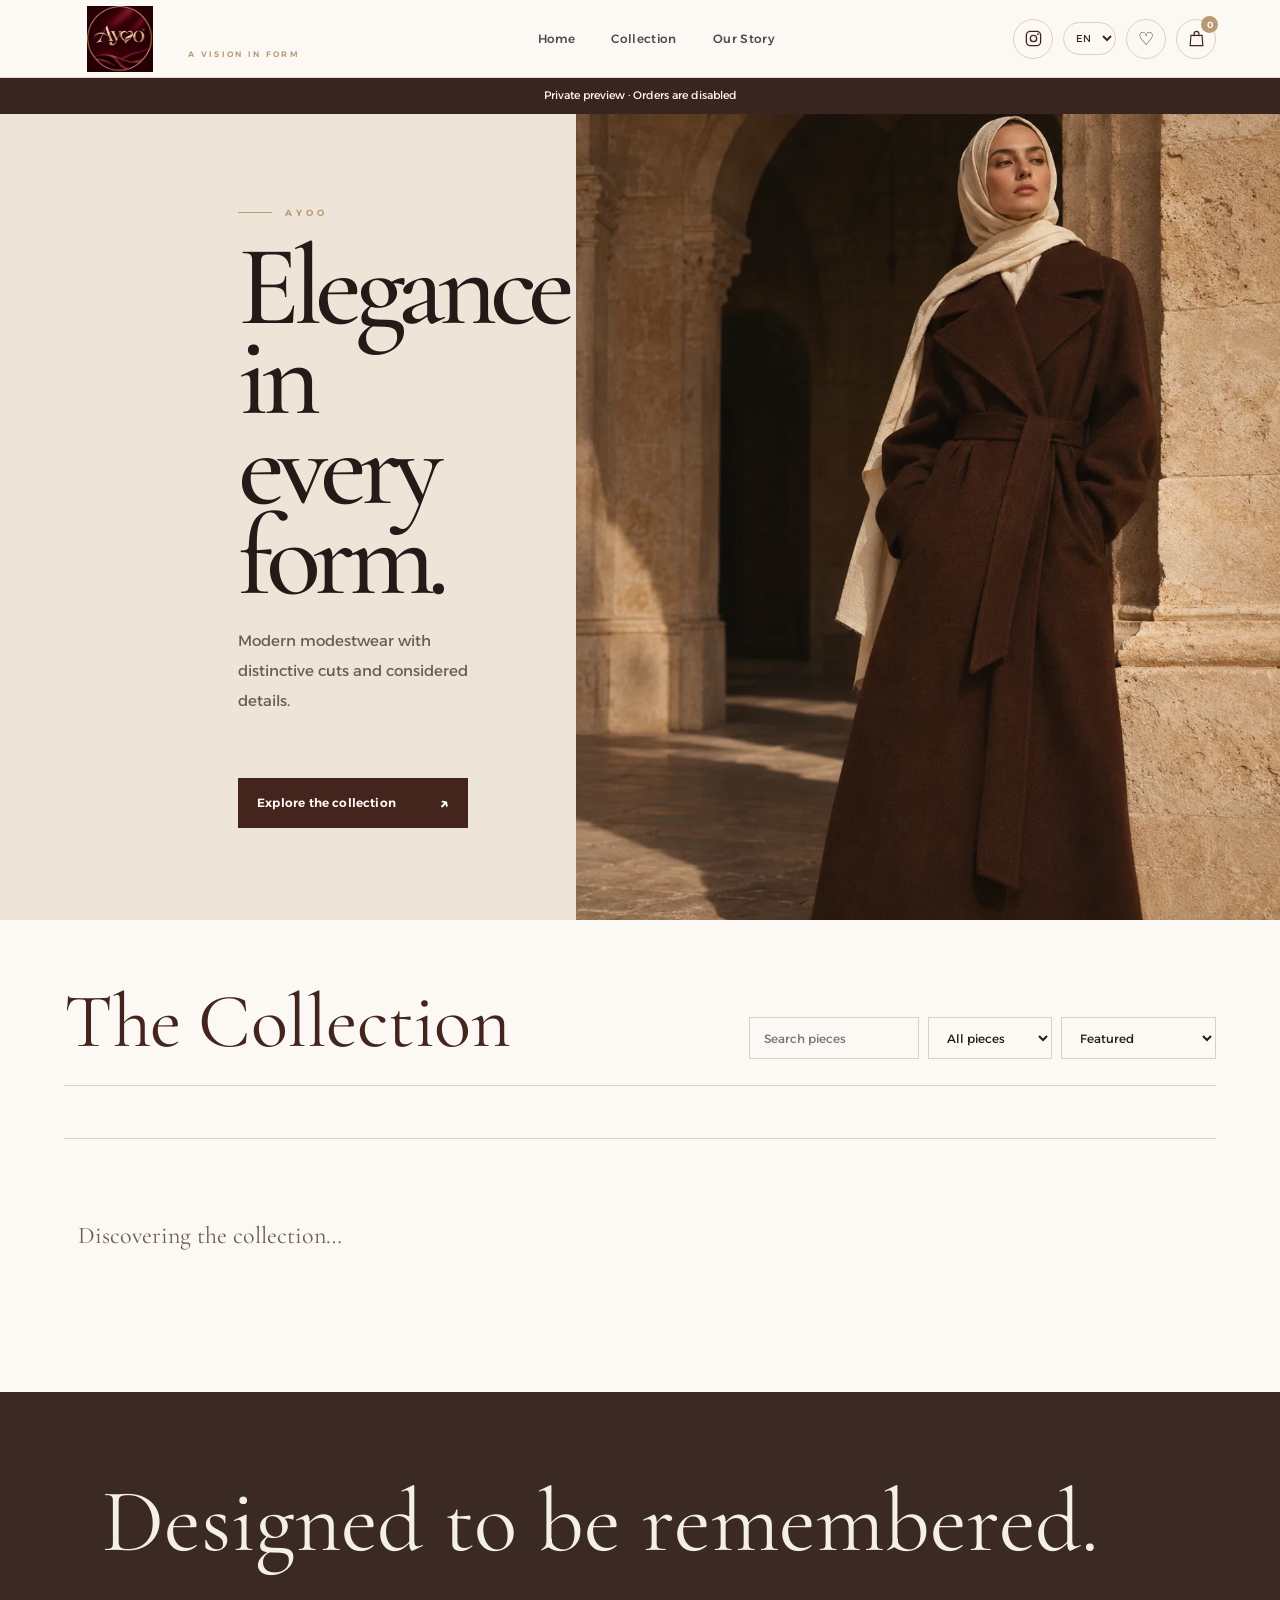
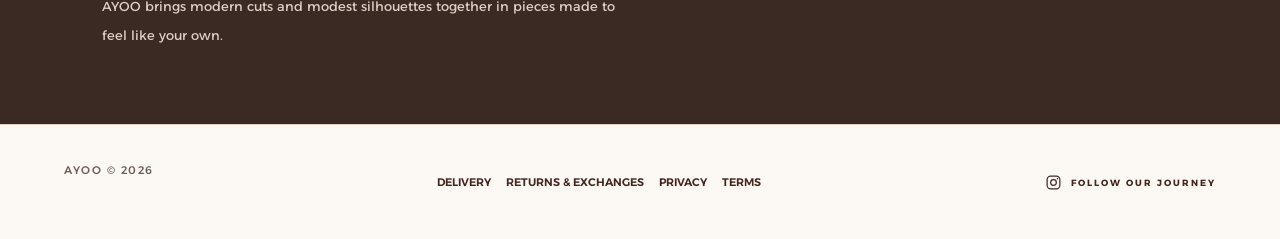
<file: index.html>
<!DOCTYPE html>
<html lang="en">
<head>
<meta charset="UTF-8"><meta name="viewport" content="width=device-width,initial-scale=1"><meta name="theme-color" content="#f7f1ea">
<title>AYOO — A Vision in Form</title>
<meta name="robots" content="noindex,nofollow,noarchive">
<meta name="description" content="Discover AYOO's considered wardrobe: modern femininity, timeless forms and thoughtful details.">
<meta name="referrer" content="strict-origin-when-cross-origin">
<meta property="og:type" content="website">
<meta property="og:site_name" content="AYOO">
<meta property="og:title" content="AYOO — A Vision in Form">
<meta property="og:description" content="Discover AYOO's considered wardrobe: modern femininity, timeless forms and thoughtful details.">
<meta property="og:image" content="./9AEC5617-2D25-41EC-83BF-7AB413B242A8.png">
<meta name="twitter:card" content="summary_large_image">
<meta name="twitter:title" content="AYOO — A Vision in Form">
<meta name="twitter:description" content="Discover AYOO's considered wardrobe: modern femininity, timeless forms and thoughtful details.">
<style>
@import url('https://fonts.googleapis.com/css2?family=Alexandria:wght@300;400;500;600;700&family=Noto+Naskh+Arabic:wght@400;500;600;700&display=swap');
:root{--cream:#f5eee6;--paper:#fffaf5;--wine:#470d1c;--wine2:#65192e;--wineDeep:#260914;--gold:#b99a72;--ink:#291d1c;--muted:#8e8179;--line:#e4d9cf;--shadow:0 20px 55px #31111b12;--serif:"Bodoni Moda",Didot,Georgia,serif;--arabic:"Noto Naskh Arabic",serif;--sans:"Alexandria","Helvetica Neue",Arial,sans-serif}
*{box-sizing:border-box}html{scroll-behavior:smooth;scroll-padding-top:90px}body{margin:0;background:var(--cream);color:var(--ink);font-family:var(--sans);-webkit-font-smoothing:antialiased}a{color:inherit;text-decoration:none}button{font:inherit;cursor:pointer}img{display:block;max-width:100%}
header{height:86px;padding:0 6%;display:flex;align-items:center;justify-content:space-between;gap:26px;border-bottom:1px solid #e4d9cf;background:#fffaf5f2;position:sticky;top:0;z-index:20;backdrop-filter:blur(18px)}.brand{display:flex;align-items:center;gap:12px;flex:none}.brand-mark{width:auto;height:auto;padding:0;display:block;background:none;border:0;border-radius:0;box-shadow:none;overflow:visible}.brand-mark img{width:112px;height:66px;object-fit:contain;mix-blend-mode:normal;border-radius:0}.brand-caption{font:600 8px var(--sans);letter-spacing:2.3px;color:var(--gold);white-space:nowrap;align-self:flex-end;padding-bottom:13px}nav{display:flex;gap:36px;align-items:center;font:500 10px var(--sans);letter-spacing:1.5px;text-transform:uppercase}nav a{padding:12px 0;position:relative;color:#55464a}nav a:after{content:"";height:1px;position:absolute;bottom:5px;inset-inline-start:0;width:0;background:var(--wine);transition:.28s}nav a:hover:after{width:100%}.header-actions{display:flex;align-items:center;gap:10px}.icon-btn{border:1px solid var(--line);background:transparent;color:var(--wine);width:40px;height:40px;border-radius:50%;font-size:18px;transition:.2s}.icon-btn:hover{background:var(--wine);color:white}#languageSelect{font-family:var(--sans)!important}
.hero{min-height:650px;padding:90px 9% 100px;display:flex;align-items:center;position:relative;isolation:isolate;overflow:hidden;background:radial-gradient(ellipse at 15% 58%,#e2cbb7 0%,transparent 34%),linear-gradient(115deg,#f5eee6 0%,#f2e7dc 54%,#ead9ca 100%)}.hero:before{content:"";position:absolute;z-index:-1;width:min(54vw,660px);aspect-ratio:1;border:1px solid #b99a7270;border-radius:50%;inset-inline-start:-9%;top:7%;box-shadow:0 0 0 26px #b99a7209,0 0 0 58px #b99a7207,0 0 0 95px #b99a7205}.hero:after{content:"AYOO";position:absolute;z-index:-1;inset-inline-start:7%;bottom:4%;font:clamp(90px,17vw,220px)/1 var(--serif);letter-spacing:-8px;color:#470d1c08;pointer-events:none}.hero-copy{width:min(690px,72%);margin-inline-start:auto;position:relative;z-index:1;text-align:start}.eyebrow{font:600 9px var(--sans);letter-spacing:4px;color:var(--gold);text-transform:uppercase;display:flex;align-items:center;gap:13px}.eyebrow:before{content:"";width:34px;height:1px;background:var(--gold);display:inline-block}.hero h1{font:clamp(56px,7.3vw,100px)/1.12 var(--serif);color:var(--wine);font-weight:400;letter-spacing:-1.7px;margin:28px 0 20px;max-width:700px}.hero p{max-width:470px;line-height:2.2;color:#75665e;font:400 15px/2 var(--sans);margin:0}.cta{display:inline-flex;align-items:center;justify-content:space-between;gap:35px;min-width:230px;background:var(--wine);color:white;padding:17px 22px;margin-top:34px;font:600 10px var(--sans);letter-spacing:1.3px;text-transform:uppercase;transition:.25s;border:1px solid var(--wine)}.cta:hover{background:transparent;color:var(--wine);transform:translateY(-2px);box-shadow:0 12px 24px #470d1c12}.cta span{font-size:17px}
.collection{padding:92px 7% 112px}.section-top{display:flex;justify-content:space-between;align-items:end;margin-bottom:36px;gap:20px}.section-top h2{font:clamp(40px,5vw,62px) var(--serif);font-weight:400;color:var(--wine);letter-spacing:-.5px;margin:12px 0 0}.small{font:600 9px var(--sans);letter-spacing:2.5px;color:var(--muted);text-transform:uppercase}.tools{display:flex;gap:9px;align-items:center}.tools select{border:1px solid var(--line);background:#fffaf5;padding:11px 14px;color:var(--ink);font:400 11px var(--sans)}.tools input{width:170px;min-width:0;border:1px solid var(--line);background:#fffaf5;padding:11px 14px;color:var(--ink);font:400 11px var(--sans)}.tools input:focus,.tools select:focus{outline:1px solid var(--gold);border-color:var(--gold)}@media(max-width:750px){.tools{width:100%;flex-wrap:wrap}.tools input{flex:1;width:100%}.tools select{flex:1;min-width:125px}}.grid{display:grid;grid-template-columns:repeat(3,minmax(0,1fr));gap:48px 23px}.card{cursor:pointer;min-width:0;position:relative}.card-media{position:relative;overflow:hidden;background:#e9dfd4}.card img{width:100%;aspect-ratio:3/4;object-fit:cover;transition:transform .8s cubic-bezier(.2,.7,.2,1),opacity .3s}.card:hover img{transform:scale(1.045)}.card h3{font:400 27px var(--serif);margin:17px 0 8px;color:var(--wine)}.card-meta{display:flex;justify-content:space-between;gap:8px;color:var(--muted);font:500 9px var(--sans);letter-spacing:1px;text-transform:uppercase}.price{color:var(--wine);font:600 11px var(--sans);white-space:nowrap}.old-price{text-decoration:line-through;color:#9e9290;margin-inline-start:7px}.sale{position:absolute;top:14px;inset-inline-start:14px;background:var(--wine);color:white;padding:8px 10px;font:600 9px var(--sans);letter-spacing:1px}.favorite{position:absolute;top:12px;inset-inline-end:12px;border:1px solid #fff9;border-radius:50%;width:38px;height:38px;background:#fffdf0e8;color:var(--wine);font-size:18px;backdrop-filter:blur(8px)}.swatches{display:flex;gap:6px;margin-top:12px}.swatches i{width:12px;height:12px;border-radius:50%;border:1px solid #0002}
.story{background:linear-gradient(120deg,#260914,#4b1022 70%,#5c1a30);color:var(--cream);padding:100px 7%;text-align:center;position:relative;overflow:hidden}.story:before,.story:after{content:"";position:absolute;border:1px solid #c4a47744;border-radius:50%;width:360px;height:360px;top:-190px;inset-inline-start:-130px;pointer-events:none}.story:after{top:auto;inset-inline-start:auto;bottom:-250px;inset-inline-end:-100px}.story h2{font:400 clamp(40px,5vw,64px) var(--serif);color:var(--cream);margin:20px 0}.story p{max-width:560px;margin:22px auto;line-height:2.2;font:400 13px/2.2 var(--sans);color:#ddcfc3}
footer{padding:38px 7%;display:flex;justify-content:space-between;gap:20px;flex-wrap:wrap;font:500 9px var(--sans);letter-spacing:1.5px;color:var(--muted);border-top:1px solid var(--line)}.footer-policies{display:flex;gap:15px;flex-wrap:wrap;align-items:center}.footer-policies a{color:var(--wine);font:600 9px var(--sans);letter-spacing:.5px}
#detail{display:none;padding:28px 7% 100px}.back{border:0;background:none;color:var(--wine);letter-spacing:1.5px;font:600 10px var(--sans);padding:18px 0 32px}.detail-layout{display:grid;grid-template-columns:1.1fr .9fr;gap:8%;align-items:start}.gallery-main{width:100%;aspect-ratio:4/5;object-fit:cover;background:#e9dfd4}.thumbs{display:flex;gap:10px;overflow-x:auto;margin-top:13px}.thumbs img{width:78px;height:100px;object-fit:cover;cursor:pointer;opacity:.58;border:1px solid transparent}.thumbs img.active{opacity:1;border-color:var(--wine)}.detail-info{padding:28px 0;position:sticky;top:110px}.detail-info h1{font:400 clamp(42px,6vw,74px)/1.2 var(--serif);color:var(--wine);margin:20px 0}.detail-info .description{font:400 17px/2 var(--serif);color:#75665e;white-space:pre-line}.collection-name{font:600 9px var(--sans);letter-spacing:2.5px;color:var(--gold);text-transform:uppercase}.detail-price{font:600 18px var(--sans);color:var(--wine);margin:22px 0}.detail-price del{font-size:12px;color:#9e9290;margin-inline-start:10px}.option-label{font:600 10px var(--sans);letter-spacing:1.5px;text-transform:uppercase;color:var(--muted);margin:26px 0 11px}.variant-colors{display:flex;gap:10px;flex-wrap:wrap}.color-option{border:1px solid var(--line);background:#fffaf5;padding:9px 12px;display:flex;align-items:center;gap:8px;color:var(--ink);font:400 11px var(--sans)}.color-option.active,.size-option.active{border-color:var(--wine);outline:1px solid var(--wine)}.color-option:disabled,.size-option:disabled{opacity:.28;cursor:not-allowed;text-decoration:line-through}.size-options{display:flex;gap:8px;flex-wrap:wrap}.size-option{min-width:46px;padding:12px;background:#fffaf5;border:1px solid var(--line);color:var(--ink);font:400 11px var(--sans)}.availability{font:400 11px var(--sans);color:var(--muted);margin:15px 0}.selection-summary{min-height:20px;color:var(--wine);font:500 11px/1.8 var(--sans);margin:6px 0 14px}.color-option{transition:border-color .2s,background .2s}.color-option.active,.size-option.active{background:#f2e7df;box-shadow:0 0 0 1px var(--wine)}.size-option:disabled{opacity:.35;text-decoration:line-through;cursor:not-allowed}.buy-row{display:flex;gap:10px;margin-top:24px}.add-bag{flex:1;background:var(--wine);color:white;border:0;padding:17px;letter-spacing:1.5px;font:600 10px var(--sans)}.share{width:50px;border:1px solid var(--line);background:transparent;color:var(--wine)}.detail-note{margin-top:34px;padding-top:22px;border-top:1px solid var(--line);font:600 9px var(--sans);letter-spacing:1.5px;color:var(--muted)}.empty{padding:55px 0;color:var(--muted);font:400 24px var(--serif)}.toast{position:fixed;bottom:22px;left:50%;transform:translateX(-50%);background:var(--wine);color:white;padding:14px 22px;border-radius:40px;font:400 12px var(--sans);z-index:30;box-shadow:var(--shadow)}
:lang(ar) body,:lang(ar) button,:lang(ar) input,:lang(ar) select{font-family:var(--sans)}html[lang="ar"] .hero h1,html[lang="ar"] .section-top h2,html[lang="ar"] .story h2,html[lang="ar"] .detail-info h1{font-family:var(--arabic);font-weight:600;letter-spacing:0;line-height:1.38}html[lang="ar"] .hero p,html[lang="ar"] .story p,html[lang="ar"] .detail-info .description{font-family:var(--arabic);font-size:19px;line-height:2}html[lang="ar"] nav{letter-spacing:0;font-size:10px}html[lang="ar"] .cta{letter-spacing:0;font-size:12px}
@media(max-width:900px){.collection{padding:72px 5% 88px}.grid{gap:36px 16px}.detail-layout{gap:5%}}
@media(max-width:750px){header{height:74px;padding:0 4%;gap:8px}.brand-mark img{width:88px;height:56px}.brand-caption{display:none}nav{gap:13px;font-size:8px;letter-spacing:.5px}.header-actions{gap:6px}.icon-btn{width:34px;height:34px}.hero{min-height:570px;padding:65px 7% 78px;background:radial-gradient(ellipse at 10% 75%,#e2cbb7 0%,transparent 42%),linear-gradient(125deg,#f5eee6,#eee0d3)}.hero:before{width:78vw;top:7%;inset-inline-start:-34%}.hero:after{font-size:28vw;bottom:2%;inset-inline-start:3%}.hero-copy{width:100%;max-width:590px;margin-inline-start:0}.hero h1{font-size:clamp(48px,11vw,76px);line-height:1.3;margin:24px 0 17px}.hero p{font-size:13px;line-height:2}.cta{margin-top:26px;min-width:205px;padding:15px 18px}.collection{padding:62px 4% 75px}.grid{grid-template-columns:repeat(2,minmax(0,1fr));gap:31px 12px}.card h3{font-size:22px}.section-top{align-items:start;flex-direction:column}.detail-layout{grid-template-columns:1fr;gap:10px}.detail-info{padding:12px 0;position:static}#detail{padding:15px 5% 65px}.detail-info h1{font-size:48px}.story{padding:76px 6%}html[lang="ar"] .hero h1{font-size:clamp(48px,11vw,72px)}}
@media(max-width:390px){nav{gap:8px;font-size:7px}.brand-mark img{width:76px;height:52px}.header-actions{gap:4px}.icon-btn{width:31px;height:31px}header{padding:0 3%}}

.instagram-link{display:grid;place-items:center}.instagram-link svg{width:19px;height:19px}.footer-instagram{display:inline-flex;align-items:center;gap:9px;color:var(--wine);transition:opacity .2s}.footer-instagram:hover{opacity:.68}.footer-instagram svg{width:17px;height:17px}.footer-instagram span{font-size:9px;letter-spacing:2px;font-weight:700}
@media(max-width:750px){.header-actions{gap:5px}.instagram-link{width:32px;height:32px}.footer-instagram{flex-basis:100%}}

/* AYOO shopping bag and checkout */
.bag-trigger{position:relative}.bag-count{position:absolute;top:-4px;right:-3px;background:var(--gold);color:#fff;border-radius:50%;min-width:17px;height:17px;font:600 9px var(--sans);display:grid;place-items:center}.bag-overlay{position:fixed;inset:0;background:#1c0b12a8;z-index:80;display:none;align-items:center;justify-content:center;padding:14px}.bag-overlay.open{display:flex}.bag-panel{width:min(720px,100%);max-height:92vh;overflow:auto;background:var(--paper);padding:clamp(20px,4vw,38px);box-shadow:0 24px 80px #16060c55}.bag-head{display:flex;justify-content:space-between;align-items:center;border-bottom:1px solid var(--line);padding-bottom:16px}.bag-head h2{font:400 34px var(--serif);color:var(--wine);margin:0}.bag-close{border:1px solid var(--line);background:transparent;width:38px;height:38px;color:var(--wine);font-size:20px}.bag-line{display:grid;grid-template-columns:74px 1fr auto;gap:14px;padding:17px 0;border-bottom:1px solid var(--line);align-items:center}.bag-line img{width:74px;height:92px;object-fit:cover;background:#eee}.bag-line strong{display:block;font:500 13px var(--sans);color:var(--wine)}.bag-line small{display:block;color:var(--muted);font:10px/1.8 var(--sans);margin-top:5px}.bag-qty{display:flex;align-items:center;gap:9px;margin-top:8px}.bag-qty button{width:25px;height:25px;border:1px solid var(--line);background:transparent;color:var(--wine)}.bag-remove{border:0;background:none;color:#9a6b6b;font-size:11px;margin-top:7px;padding:0}.bag-total{display:flex;justify-content:space-between;padding:18px 0;font:600 14px var(--sans);color:var(--wine)}.bag-note{font:11px/1.9 var(--sans);color:var(--muted);background:#f3eae1;padding:12px 14px;margin:10px 0 18px}.bag-checkout{width:100%;padding:16px;background:var(--wine);color:#fff;border:0;font:600 10px var(--sans);letter-spacing:1.5px}.bag-form{display:none;margin-top:20px;border-top:1px solid var(--line);padding-top:20px}.bag-form.open{display:block}.bag-form h3{font:400 27px var(--serif);color:var(--wine);margin:0 0 14px}.bag-fields{display:grid;grid-template-columns:1fr 1fr;gap:11px}.bag-fields label{display:block;font:600 9px var(--sans);letter-spacing:.7px;color:var(--muted)}.bag-fields input,.bag-fields textarea{width:100%;margin-top:6px;border:1px solid var(--line);background:#fff;padding:12px;color:var(--ink);font:12px var(--sans);border-radius:0}.bag-fields .wide{grid-column:1/-1}.bag-status{font:11px/1.8 var(--sans);color:var(--wine);margin-top:12px;white-space:pre-line}.bag-empty{padding:35px 0;text-align:center;color:var(--muted);font:22px var(--serif)}
@media(max-width:520px){.bag-line{grid-template-columns:58px 1fr auto;gap:9px}.bag-line img{width:58px;height:76px}.bag-fields{grid-template-columns:1fr}.bag-fields .wide{grid-column:auto}}
</style>
<link rel="stylesheet" href="https://fonts.googleapis.com/css2?family=Cormorant+Garamond:wght@400;500;600&display=swap">
<link rel="stylesheet" href="./storefront.css">
</head>
<body>
<a class="skip-link" href="#main">Skip to content</a>
<header class="site-header"><a class="brand" href="./" aria-label="AYOO home"><span class="brand-mark"><img src="./9AEC5617-2D25-41EC-83BF-7AB413B242A8.png" alt="AYOO logo"></span><span class="brand-caption">A VISION IN FORM</span></a><nav><a href="./">Home</a><a href="#collection">Collection</a><a href="#story">Our Story</a></nav><div class="header-actions"><a class="icon-btn instagram-link" href="https://www.instagram.com/ayoo_.fashion/" target="_blank" rel="noopener noreferrer" aria-label="AYOO on Instagram" title="Instagram"><svg viewBox="0 0 24 24" aria-hidden="true"><rect x="3" y="3" width="18" height="18" rx="5" fill="none" stroke="currentColor" stroke-width="1.7"/><circle cx="12" cy="12" r="4" fill="none" stroke="currentColor" stroke-width="1.7"/><circle cx="17.6" cy="6.6" r="1.1" fill="currentColor"/></svg></a><select id="languageSelect" aria-label="Language" style="border:1px solid var(--line);background:transparent;color:var(--wine);padding:8px;border-radius:20px;font-size:10px"><option value="en">EN</option><option value="tr">TR</option><option value="ar">AR</option></select><button class="icon-btn" id="wishlistButton" aria-label="Wishlist">♡</button><button class="icon-btn bag-trigger" id="bagButton" aria-label="Shopping bag"><svg viewBox="0 0 24 24" fill="none" stroke="currentColor" stroke-width="1.5" aria-hidden="true"><path d="M5 8h14l1 13H4L5 8Z"/><path d="M9 9V6a3 3 0 0 1 6 0v3"/></svg><span class="bag-count" id="bagCount">0</span></button></div></header>
<p class="preview-notice" id="previewNotice">Private preview · Orders are disabled</p>
<main id="main" tabindex="-1">
<div id="home">
  <section class="hero editorial-hero">
    <div class="hero-copy">
      <div class="eyebrow">AYOO</div>
      <h1>Elegance<br>in every form.</h1>
      <p>Modern modestwear with distinctive cuts and considered details.</p>
      <a class="cta" href="#collection">Explore the collection <span aria-hidden="true">↗</span></a>
    </div>
    <figure class="hero-visual"><img src="./editorial-outerwear.webp" alt="" fetchpriority="high" width="1024" height="1280"></figure>
  </section>
  <section class="collection" id="collection" aria-labelledby="collectionHeading">
    <div class="section-top">
      <h2 id="collectionHeading">The Collection</h2>
      <div class="tools">
        <input id="productSearch" type="search" placeholder="Search pieces" aria-label="Search products">
        <select id="stockFilter" aria-label="Availability"><option value="all">All pieces</option><option value="available">In stock</option><option value="unavailable">Out of stock</option></select>
        <select id="sortProducts" aria-label="Sort products"><option value="featured">Featured</option><option value="name">Name A–Z</option><option value="priceLow">Price: low to high</option><option value="priceHigh">Price: high to low</option></select>
      </div>
    </div>
    <div class="catalog-bar">
      <div id="collectionCards" class="collection-links"></div>
      <span class="small" id="productCount" aria-live="polite"></span>
    </div>
    <div id="productGrid" class="grid"><p class="empty">Discovering the collection…</p></div>
    <noscript><p class="empty">Enable JavaScript to browse the AYOO catalogue.</p></noscript>
  </section>
  <section class="story" id="story">
    <h2>Designed to be remembered.</h2>
    <p>AYOO brings modern cuts and modest silhouettes together in pieces made to feel like your own.</p>
  </section>
</div>
<section id="detail"><button class="back" id="backButton">← BACK TO COLLECTION</button><div class="detail-layout"><div class="product-gallery">
  <button class="gallery-zoom" id="galleryZoom" type="button" aria-haspopup="dialog">
    <img id="mainImage" class="gallery-main" alt="">
    <span aria-hidden="true">+</span>
  </button>
  <div id="thumbs" class="thumbs"></div>
</div><div class="detail-info"><div class="eyebrow">AYOO / THE EDIT</div><h1 id="detailName"></h1><div id="detailCollection" class="collection-name"></div><div id="detailPrice" class="detail-price"></div><p id="detailSubtitle" class="description"></p><p id="detailDescription" class="description"></p><div class="option-label">Select colour</div><div id="colorOptions" class="variant-colors"></div><div class="option-label">Select size</div><div id="sizeOptions" class="size-options"></div><div id="availability" class="availability" aria-live="polite">Select a colour and size.</div><div id="selectionSummary" class="selection-summary" aria-live="polite"></div><div class="buy-row"><button id="addBag" class="add-bag">ADD TO BAG</button><button id="shareProduct" class="share" aria-label="Share product">↗</button></div></div></div></section>
</main>
<dialog class="image-dialog" id="imageDialog">
  <div class="image-toolbar">
    <button id="imagePrevious" type="button">‹</button>
    <span id="imagePosition" aria-live="polite"></span>
    <button id="imageNext" type="button">›</button>
    <button id="imageClose" type="button" autofocus>×</button>
  </div>
  <img id="fullImage" alt="">
</dialog>
<div class="bag-overlay" id="bagOverlay" role="dialog" aria-modal="true" aria-label="Shopping bag"><div class="bag-panel"><div class="bag-head"><h2 id="bagTitle">Your bag</h2><button class="bag-close" id="bagClose" aria-label="Close">×</button></div><div id="bagLines"></div><div id="bagSummary"></div></div></div><footer><span>AYOO © 2026</span><nav class="footer-policies" aria-label="Customer policies"><a href="./policies.html#policy-0">Delivery</a><a href="./policies.html#policy-1">Returns & Exchanges</a><a href="./policies.html#policy-2">Privacy</a><a href="./policies.html#policy-3">Terms</a></nav><a class="footer-instagram" href="https://www.instagram.com/ayoo_.fashion/" target="_blank" rel="noopener noreferrer"><svg viewBox="0 0 24 24" aria-hidden="true"><rect x="3" y="3" width="18" height="18" rx="5" fill="none" stroke="currentColor" stroke-width="1.7"/><circle cx="12" cy="12" r="4" fill="none" stroke="currentColor" stroke-width="1.7"/><circle cx="17.6" cy="6.6" r="1.1" fill="currentColor"/></svg><span>FOLLOW OUR JOURNEY</span></a></footer>
<script type="module">
import {supabase} from './config.js';
const $=id=>document.getElementById(id);let catalogState='loading', products=[],variants=[],translations={},collections=[],promotions=[],activeProduct=null,selectedColor=null,selectedSize=null,language=localStorage.getItem('ayoo-language')||'en';
if(!['en','tr','ar'].includes(language))language='en';
const wishlistKey='ayoo-wishlist';function wishList(){try{const saved=JSON.parse(localStorage.getItem(wishlistKey)||'[]');return Array.isArray(saved)?saved:[]}catch{return []}}function saveWish(a){localStorage.setItem(wishlistKey,JSON.stringify(a))}
function text(v){return v==null?'':String(v)}
function productText(p,field){return translations[String(p.id)]?.[field]||p[field]||''}
const ui={en:{home:'Home',collection:'Collection',story:'Our Story',explore:'Explore the collection',selected:'Selected pieces',sortFeatured:'Featured',sortName:'Name A–Z',sortLow:'Price: low to high',sortHigh:'Price: high to low',search:'Search pieces',allPieces:'All pieces',inStock:'In stock',outOfStock:'Out of stock',back:'← BACK TO COLLECTION',color:'Select colour',size:'Select size',bag:'ADD TO BAG',available:'Available sizes shown above',unavailable:'Currently unavailable',wishlistEmpty:'Your wishlist is empty.'},tr:{home:'Ana Sayfa',collection:'Koleksiyon',story:'Hikâyemiz',explore:'Koleksiyonu keşfet',selected:'Seçili parçalar',sortFeatured:'Öne çıkanlar',sortName:'İsim A–Z',sortLow:'Fiyat: artan',sortHigh:'Fiyat: azalan',search:'Ürün ara',allPieces:'Tüm ürünler',inStock:'Stokta',outOfStock:'Tükendi',back:'← KOLEKSİYONA DÖN',color:'Renk seçin',size:'Beden seçin',bag:'ÇANTAYA EKLE · YAKINDA',available:'Mevcut bedenler yukarıda',unavailable:'Şu anda mevcut değil',wishlistEmpty:'Favori listeniz boş.'},ar:{home:'الرئيسية',collection:'المجموعة',story:'قصتنا',explore:'اكتشفي المجموعة',selected:'قطع مختارة',sortFeatured:'الأبرز',sortName:'الاسم أ–ي',sortLow:'السعر: الأقل أولاً',sortHigh:'السعر: الأعلى أولاً',search:'ابحث عن قطعة',allPieces:'كل القطع',inStock:'متوفر',outOfStock:'نفد المخزون',back:'العودة إلى المجموعة ←',color:'اختاري اللون',size:'اختاري المقاس',bag:'أضيفي إلى الحقيبة',available:'المقاسات المتاحة ظاهرة أعلاه',unavailable:'غير متوفر حالياً',wishlistEmpty:'قائمة أمنياتك فارغة.'}};
function applyLanguage(){const t=ui[language]||ui.en;document.documentElement.lang=language;document.documentElement.dir=language==='ar'?'rtl':'ltr';const links=document.querySelectorAll('.site-header nav a');if(links[0])links[0].textContent=t.home;if(links[1])links[1].textContent=t.collection;if(links[2])links[2].textContent=t.story;const cta=document.querySelector('.cta');if(cta)cta.innerHTML=t.explore+' <span>↗</span>';$('previewNotice').textContent=storeText('preview');document.querySelectorAll('.footer-policies a').forEach((link,index)=>{link.textContent=policyLabels[language][index]});const heroTitle=document.querySelector('.hero h1'),heroText=document.querySelector('.hero p'),storyTitle=document.querySelector('.story h2'),storyText=document.querySelector('.story p');if(language==='ar'){if(heroTitle)heroTitle.innerHTML='أناقة<br>في كل تفصيلة.';if(heroText)heroText.textContent='قطع عصرية تجمع الأنوثة الخالدة بالتفاصيل المدروسة والهوية المميزة.';if(storyTitle)storyTitle.textContent='تصميم يبقى في الذاكرة.';if(storyText)storyText.textContent='تستكشف AYOO لقاء التعبير المعاصر بالأناقة الخالدة. كل قطعة دعوة للتعبير عن أسلوبك الخاص.'}else if(language==='tr'){if(heroTitle)heroTitle.innerHTML='Her formda<br>zarafet.';if(heroText)heroText.textContent='Zamansız feminenlik, incelikli detaylar ve özgün bir bakış açısıyla şekillenen çağdaş parçalar.';if(storyTitle)storyTitle.textContent='Hatırlanmak için tasarlandı.';if(storyText)storyText.textContent='AYOO, modern ifade ile zamansız zarafetin buluşmasını keşfeder. Her parça kendi tarzınızı tanımlamaya davettir.'}else{if(heroTitle)heroTitle.innerHTML='Elegance<br>in every form.';if(heroText)heroText.textContent='Modern modestwear with distinctive cuts and considered details.';if(storyTitle)storyTitle.textContent='Designed to be remembered.';if(storyText)storyText.textContent='AYOO brings modern cuts and modest silhouettes together in pieces made to feel like your own.'}$('backButton').textContent=t.back;$('addBag').textContent=t.bag;document.querySelectorAll('.option-label')[0].textContent=t.color;document.querySelectorAll('.option-label')[1].textContent=t.size;const opts=$('sortProducts').options;opts[0].text=t.sortFeatured;opts[1].text=t.sortName;opts[2].text=t.sortLow;opts[3].text=t.sortHigh;$('productSearch').placeholder=t.search;$('stockFilter').options[0].text=t.allPieces;$('stockFilter').options[1].text=t.inStock;$('stockFilter').options[2].text=t.outOfStock;$('languageSelect').value=language;renderCollections();renderProducts();}
$('languageSelect').addEventListener('change',async(e)=>{language=e.target.value;localStorage.setItem('ayoo-language',language);translations={};applyLanguage();if(activeProduct)openProduct(activeProduct.id,false);const requestedLanguage=language;const ids=products.map(p=>p.id);if(!ids.length)return;try{const {data,error}=await supabase.from('product_translations').select('*').in('product_id',ids).eq('language',requestedLanguage);if(requestedLanguage!==language)return;if(error)throw error;(data||[]).forEach(x=>translations[String(x.product_id)]=x);renderProducts();if(activeProduct)openProduct(activeProduct.id,false)}catch(err){console.error('Translation loading failed:',err);toast('Some product translations could not be loaded.')}});
function productImages(p){const a=Array.isArray(p.image_urls)?[...p.image_urls]:[];if(p.image_url&&!a.includes(p.image_url))a.unshift(p.image_url);return a.filter(Boolean)}
function variantsFor(p){return variants.filter(v=>String(v.product_id)===String(p.id)&&v.active!==false)}
function money(value, currency = 'USD') {
  const amount = Number(value ?? 0);
  const code = /^[A-Z]{3}$/.test(currency || '') ? currency : 'USD';
  return new Intl.NumberFormat(storefrontCopy[language] ? language : 'en', {
    style: 'currency',
    currency: code
  }).format(amount);
}
function baseVariantPrice(p,v){return v?.price_override!=null?Number(v.price_override):Number(p.price||0)}
function promotionalPrice(p,base){const now=Date.now();const applicable=promotions.filter(x=>x.active&&now>=new Date(x.starts_at).getTime()&&now<=new Date(x.ends_at).getTime()&&(x.scope==='all'||(x.scope==='collection'&&x.collection_name===p.collection)||(x.scope==='products'&&(x.product_ids||[]).map(String).includes(String(p.id)))));return applicable.reduce((best,x)=>{let candidate=base;if(x.discount_type==='percent')candidate=Math.max(0,base*(1-Number(x.discount_value)/100));else if((x.currency||'USD')===(p.currency||'USD'))candidate=Math.max(0,base-Number(x.discount_value));return Math.min(best,candidate)},base)}
function effectivePrice(p,v){return Math.min(baseVariantPrice(p,v),promotionalPrice(p,baseVariantPrice(p,v)))}
function saleInfo(p){const v=variantsFor(p).find(x=>x.in_stock===true);const base=baseVariantPrice(p,v);const sale=effectivePrice(p,v);return sale<base?{price:sale,base,percent:Math.round((1-sale/base)*100)}:null}
function makeCard(p){const card=document.createElement('article');card.className='card';const media=document.createElement('div');media.className='card-media';const image=document.createElement('img');image.loading='lazy';const cover=productImages(p)[0];if(cover)image.src=cover;image.alt=text(p.name);const fav=document.createElement('button');fav.className='favorite';fav.type='button';const updateFavorite=()=>{const saved=wishList().includes(String(p.id));fav.textContent=saved?'♥':'♡';fav.setAttribute('aria-pressed',String(saved));fav.setAttribute('aria-label',storeText(saved?'unsave':'save')+' · '+productText(p,'name'))};updateFavorite();fav.onclick=e=>{e.stopPropagation();let a=wishList(),id=String(p.id);a=a.includes(id)?a.filter(x=>x!==id):[...a,id];saveWish(a);updateFavorite();if(new URLSearchParams(location.search).has('saved'))renderProducts()};media.append(image,fav);const sale=saleInfo(p);if(sale){const badge=document.createElement('span');badge.className='sale';badge.textContent='-'+sale.percent+'%';media.append(badge)}const title=document.createElement('h3');const link=document.createElement('a');link.textContent=productText(p,'name');link.href=catalogUrl({product:p.id});link.onclick=event=>{if(event.metaKey||event.ctrlKey||event.shiftKey||event.altKey)return;event.preventDefault();openProduct(p.id)};title.append(link);const meta=document.createElement('div');meta.className='card-meta';const collection=document.createElement('span');collection.textContent=text(p.collection||'AYOO COLLECTION');const price=document.createElement('span');price.className='price';price.textContent=money(sale?sale.price:p.price,p.currency);if(sale){const old=document.createElement('del');old.className='old-price';old.textContent=money(sale.base,p.currency);price.append(old)}meta.append(collection,price);card.append(media,title,meta);const cs=[...new Map(variantsFor(p).map(v=>[v.color_name,v])).values()];if(cs.length){const sw=document.createElement('div');sw.className='swatches';cs.slice(0,6).forEach(v=>{const dot=document.createElement('i');dot.style.background=v.color_hex||'#888';dot.title=v.color_name;sw.append(dot)});card.append(sw)}return card}
const policyLabels = {
  en: ['Delivery', 'Returns & Exchanges', 'Privacy', 'Terms'],
  tr: ['Teslimat', 'İade ve Değişim', 'Gizlilik', 'Koşullar'],
  ar: ['التوصيل', 'الإرجاع والاستبدال', 'الخصوصية', 'الشروط']
};
const storefrontCopy = {
  en: {collection: 'The Collection', all: 'All pieces', saved: 'Saved pieces', preview: 'Private preview · Orders are disabled', loading: 'Discovering the collection…', error: 'The collection is temporarily unavailable.', empty: 'No pieces match your selection.', count: 'pieces', reset: 'Clear filters', added: 'Added to your bag.', bagEmpty: 'Your bag is empty.', bagUnavailable: 'Your saved items are currently unavailable.', subtotal: 'Product subtotal', save: 'Save', unsave: 'Remove from saved pieces'},
  tr: {collection: 'Koleksiyon', all: 'Tüm parçalar', saved: 'Kaydedilenler', preview: 'Özel ön izleme · Siparişler kapalı', loading: 'Koleksiyon yükleniyor…', error: 'Koleksiyona şu anda ulaşılamıyor.', empty: 'Seçiminize uygun parça bulunamadı.', count: 'parça', reset: 'Filtreleri temizle', added: 'Sepetinize eklendi.', bagEmpty: 'Sepetiniz boş.', bagUnavailable: 'Kayıtlı ürünleriniz şu anda mevcut değil.', subtotal: 'Ürün ara toplamı', save: 'Kaydet', unsave: 'Kaydedilenlerden kaldır'},
  ar: {collection: 'المجموعة', all: 'كل القطع', saved: 'القطع المحفوظة', preview: 'معاينة خاصة · الطلبات غير متاحة', loading: 'جارٍ تحميل المجموعة…', error: 'المجموعة غير متاحة مؤقتًا.', empty: 'لا توجد قطع تطابق اختيارك.', count: 'قطعة', reset: 'مسح الفلاتر', added: 'أُضيفت القطعة إلى حقيبتك.', bagEmpty: 'حقيبتك فارغة.', bagUnavailable: 'القطع المحفوظة في حقيبتك غير متاحة حاليًا.', subtotal: 'المجموع الفرعي للقطع', save: 'حفظ', unsave: 'إزالة من المحفوظات'}
};
function storeText(key) {
  return (storefrontCopy[language] || storefrontCopy.en)[key];
}
function catalogUrl(params = {}, hash = '') {
  const query = new URLSearchParams(params).toString();
  return location.pathname + (query ? '?' + query : '') + hash;
}
function showCatalog(params, scroll = true) {
  history.pushState(null, '', catalogUrl(params, '#collection'));
  applyRoute(scroll);
}
function renderCollections() {
  const root = $('collectionCards');
  root.replaceChildren();
  const params = new URLSearchParams(location.search);
  const current = params.get('collection');
  const saved = params.has('saved');
  const choices = [{label: storeText('all'), value: null}, ...collections.map(col => ({label: col.name, value: col.slug}))];
  for (const choice of choices) {
    const urlParams = choice.value ? {collection: choice.value} : {};
    const link = document.createElement('a');
    link.textContent = choice.label;
    link.href = catalogUrl(urlParams, '#collection');
    if (!saved && choice.value === current) link.setAttribute('aria-current', 'true');
    link.addEventListener('click', event => {
      if (event.metaKey || event.ctrlKey || event.shiftKey || event.altKey) return;
      event.preventDefault();
      showCatalog(urlParams);
    });
    root.append(link);
  }
}
function renderProducts() {
  const grid = $('productGrid');
  grid.replaceChildren();
  const params = new URLSearchParams(location.search);
  const collection = collections.find(col => col.slug === params.get('collection'));
  const saved = params.has('saved') ? new Set(wishList()) : null;
  $('collectionHeading').textContent = saved ? storeText('saved') : collection?.name || storeText('collection');
  $('wishlistButton').setAttribute('aria-pressed', String(Boolean(saved)));
  const locale = Object.hasOwn(storefrontCopy, language) ? language : 'en';
  const query = $('productSearch').value.trim().toLocaleLowerCase(locale);
  const availability = $('stockFilter').value;
  const list = products.filter(product => {
    if (collection && String(product.collection_id) !== String(collection.id) && product.collection !== collection.name) return false;
    if (saved && !saved.has(String(product.id))) return false;
    const searchable = ['name', 'subtitle', 'description'].map(field => productText(product, field));
    searchable.push(product.collection);
    if (query && !searchable.join(' ').toLocaleLowerCase(locale).includes(query)) return false;
    const inStock = variantsFor(product).some(variant => variant.in_stock === true);
    return availability === 'all' || inStock === (availability === 'available');
  });
  const sort = $('sortProducts').value;
  const price = product => effectivePrice(product, variantsFor(product).find(variant => variant.in_stock));
  if (sort === 'name') list.sort((a, b) => text(productText(a, 'name')).localeCompare(text(productText(b, 'name')), locale));
  if (sort === 'priceLow') list.sort((a, b) => price(a) - price(b));
  if (sort === 'priceHigh') list.sort((a, b) => price(b) - price(a));
  $('productCount').textContent = catalogState === 'ready' ? new Intl.NumberFormat(locale).format(list.length) + ' ' + storeText('count') : '';
  if (!list.length) {
    const empty = document.createElement('p');
    empty.className = 'empty';
    empty.textContent = storeText(catalogState === 'ready' ? 'empty' : catalogState);
    grid.append(empty);
    if (catalogState === 'ready' && (query || availability !== 'all')) {
      const reset = document.createElement('button');
      reset.type = 'button';
      reset.className = 'clear-filters';
      reset.textContent = storeText('reset');
      reset.onclick = () => {
        $('productSearch').value = '';
        $('stockFilter').value = 'all';
        renderProducts();
        $('productSearch').focus({preventScroll:true});
      };
      empty.append(document.createElement('br'), reset);
    }
    return;
  }
  for (const product of list) grid.append(makeCard(product));
}
async function loadProducts(){const {data,error}=await supabase.from('products').select('*').eq('published',true).order('sort_order',{ascending:true});if(error){throw error}products=data||[];const ids=products.map(p=>p.id);if(ids.length){const [vr,tr,pr]=await Promise.all([supabase.from('public_product_variants').select('*').in('product_id',ids),supabase.from('product_translations').select('*').in('product_id',ids).eq('language',language),supabase.from('promotions').select('*').eq('active',true)]);if(pr.error){console.warn('Promotions unavailable',pr.error);promotions=[]}else promotions=pr.data||[];if(vr.error){console.error('Variant availability unavailable',vr.error);variants=[]}else variants=(vr.data||[]).filter(v=>v.active!==false);if(tr.error){console.error('Translations unavailable',tr.error);translations={}}else{translations={};(tr.data||[]).forEach(x=>translations[String(x.product_id)]=x)}}const cr=await supabase.from('collections').select('*').eq('published',true).order('sort_order',{ascending:true});if(cr.error){console.warn('Collections unavailable',cr.error);collections=[]}else collections=cr.data||[];catalogState='ready';applyLanguage();applyRoute(false);renderBagCount()}
function updateDetailPrice(p,v){const base=baseVariantPrice(p,v),price=effectivePrice(p,v);$('detailPrice').innerHTML='';const current=document.createElement('span');current.textContent=money(price,p.currency);$('detailPrice').append(current);if(price<base){const old=document.createElement('del');old.textContent=money(base,p.currency);$('detailPrice').append(old)}}
const galleryLabels = {
  en: ['Enlarge product image', 'Previous image', 'Next image', 'Close image viewer'],
  tr: ['Ürün görselini büyüt', 'Önceki görsel', 'Sonraki görsel', 'Görseli kapat'],
  ar: ['تكبير صورة القطعة', 'الصورة السابقة', 'الصورة التالية', 'إغلاق عارض الصور']
};
let galleryImages = [];
let galleryIndex = 0;
function setActiveGalleryImage(url) {
  galleryIndex = Math.max(0, galleryImages.indexOf(url));
  for (const id of ['mainImage', 'fullImage']) {
    const image = $(id);
    if (url) image.src = url;
    else image.removeAttribute('src');
    image.alt = activeProduct ? productText(activeProduct, 'name') : '';
  }
  $('galleryZoom').disabled = !url;
  $('imagePosition').textContent = galleryImages.length ? (galleryIndex + 1) + ' / ' + galleryImages.length : '';
  for (const id of ['imagePrevious', 'imageNext']) $(id).disabled = galleryImages.length < 2;
  for (const thumbnail of $('thumbs').querySelectorAll('button')) {
    thumbnail.setAttribute('aria-pressed', String(thumbnail.dataset.src === url));
  }
}
function renderGallery(product) {
  const variants = variantsFor(product);
  galleryImages = [...new Set([...productImages(product), ...variants.map(variant => variant.image_url)].filter(Boolean))];
  const labels = galleryLabels[language];
  const dialog = $('imageDialog');
  dialog.setAttribute('aria-label', labels[0]);
  ['galleryZoom', 'imagePrevious', 'imageNext', 'imageClose'].forEach((id, index) => $(id).setAttribute('aria-label', labels[index]));
  const thumbs = $('thumbs');
  thumbs.replaceChildren();
  if (galleryImages.length > 1) {
    for (const [index, url] of galleryImages.entries()) {
      const button = document.createElement('button');
      button.type = 'button';
      button.dataset.src = url;
      button.setAttribute('aria-label', productText(product, 'name') + ' · ' + (index + 1));
      const image = document.createElement('img');
      image.src = url;
      image.alt = '';
      image.loading = 'lazy';
      button.append(image);
      button.onclick = () => setActiveGalleryImage(url);
      thumbs.append(button);
    }
  }
  setActiveGalleryImage(galleryImages[0]);
}
function moveGallery(offset) {
  if (galleryImages.length < 2) return;
  setActiveGalleryImage(galleryImages[(galleryIndex + offset + galleryImages.length) % galleryImages.length]);
}
$('galleryZoom').onclick = () => {
  $('imageDialog').showModal();
  document.body.classList.add('image-open');
};
$('imagePrevious').onclick = () => moveGallery(-1);
$('imageNext').onclick = () => moveGallery(1);
$('imageClose').onclick = () => $('imageDialog').close();
$('imageDialog').addEventListener('close', () => document.body.classList.remove('image-open'));
$('imageDialog').addEventListener('keydown', event => {
  if (event.key === 'ArrowLeft') moveGallery(language === 'ar' ? 1 : -1);
  if (event.key === 'ArrowRight') moveGallery(language === 'ar' ? -1 : 1);
});
function openProduct(id,updateUrl=true){const p=products.find(x=>String(x.id)===String(id));if(!p)return;activeProduct=p;const images=productImages(p);$('detailName').textContent=productText(p,'name');$('detailCollection').textContent=text(p.collection||'FORM 01');$('detailSubtitle').textContent=productText(p,'subtitle');$('detailDescription').textContent=productText(p,'description');renderGallery(p);const pv=variantsFor(p);const colorMap=new Map();pv.forEach(v=>{if(!colorMap.has(v.color_name))colorMap.set(v.color_name,v)});const colorRoot=$('colorOptions');colorRoot.innerHTML='';[...colorMap.values()].forEach(v=>{const b=document.createElement('button');b.type='button';b.className='color-option';b.setAttribute('aria-label',text(v.color_name));const sw=document.createElement('span');sw.className='swatch';sw.style.background=v.color_hex||'#888';const label=document.createElement('span');label.textContent=text(v.color_name);b.append(sw,label);b.onclick=()=>{selectedColor=v.color_name;selectedSize=null;setActiveGalleryImage(v.image_url || images[0] || galleryImages[0]);renderVariantOptions(p)};colorRoot.append(b)});selectedColor=[...colorMap.keys()][0]||null;selectedSize=null;renderVariantOptions(p);$('home').style.display='none';$('detail').style.display='block';window.scrollTo(0,0);if(updateUrl){previousCatalog=Object.fromEntries(new URLSearchParams(location.search));delete previousCatalog.product;history.pushState({product:id},'',catalogUrl({product:id}));$('detailName').tabIndex=-1;$('detailName').focus({preventScroll:true})}}
function renderVariantOptions(p){const pv=variantsFor(p);$('colorOptions').querySelectorAll('button').forEach(b=>{b.classList.toggle('active',b.getAttribute('aria-label')===selectedColor);b.setAttribute('aria-pressed',String(b.getAttribute('aria-label')===selectedColor))});const sizes=$('sizeOptions');sizes.innerHTML='';const colorVariants=pv.filter(v=>v.color_name===selectedColor);const allSizes=[...new Set(colorVariants.map(v=>v.size))];allSizes.forEach(s=>{const v=colorVariants.find(x=>x.size===s&&x.in_stock===true);const b=document.createElement('button');b.type='button';b.className='size-option';b.textContent=s;b.disabled=!v;b.title=v?'Available':'Out of stock';b.setAttribute('aria-label',s+(v?' — available':' — out of stock'));b.setAttribute('aria-pressed',String(selectedSize===s));if(selectedSize===s)b.classList.add('active');b.onclick=()=>{if(!v)return;selectedSize=s;renderVariantOptions(p)};sizes.append(b)});const selected=colorVariants.find(v=>v.size===selectedSize&&v.in_stock===true);if(selected){updateDetailPrice(p,selected);$('availability').textContent=language==='ar'?'متوفر — اختير '+selectedColor+' / '+selectedSize:language==='tr'?'Stokta — Seçilen: '+selectedColor+' / '+selectedSize:'In stock — Selected: '+selectedColor+' / '+selectedSize;$('selectionSummary').textContent=language==='ar'?'اللون: '+selectedColor+' · المقاس: '+selectedSize:language==='tr'?'Renk: '+selectedColor+' · Beden: '+selectedSize:'Colour: '+selectedColor+' · Size: '+selectedSize}else{const sample=colorVariants.find(v=>v.in_stock===true)||colorVariants[0];if(sample)updateDetailPrice(p,sample);else updateDetailPrice(p,null);$('selectionSummary').textContent='';$('availability').textContent=!colorVariants.length?(language==='ar'?'غير متوفر حالياً':language==='tr'?'Şu anda mevcut değil':'Currently unavailable'):allSizes.length?(language==='ar'?'اختاري مقاسًا متاحًا':language==='tr'?'Mevcut bir beden seçin':'Choose an available size'):(language==='ar'?'هذا اللون غير متوفر':language==='tr'?'Bu renk mevcut değil':'This colour is unavailable')}$('addBag').disabled=!selected;$('addBag').style.opacity=selected?'1':'.55'}
let previousCatalog = {};
function applyRoute(scroll) {
  const params = new URLSearchParams(location.search);
  const id = params.get('product');
  if (id && products.some(product => String(product.id) === id)) {
    openProduct(id, false);
    return;
  }
  activeProduct = null;
  $('detail').style.display = 'none';
  $('home').style.display = 'block';
  renderCollections();
  renderProducts();
  if (scroll || location.hash === '#collection') $('collection').scrollIntoView();
}
$('backButton').onclick = () => showCatalog(previousCatalog);
$('sortProducts').onchange = renderProducts;
$('productSearch').addEventListener('input', renderProducts);
$('stockFilter').addEventListener('change', renderProducts);
$('wishlistButton').onclick = () => {
  $('productSearch').value = '';
  $('stockFilter').value = 'all';
  showCatalog(new URLSearchParams(location.search).has('saved') ? {} : {saved: '1'});
};
document.querySelectorAll('.site-header nav a[href^="#"]').forEach(link => {
  link.addEventListener('click', event => {
    if (!activeProduct || event.metaKey || event.ctrlKey || event.shiftKey || event.altKey) return;
    event.preventDefault();
    const hash = link.getAttribute('href');
    history.pushState(null, '', catalogUrl({}, hash));
    applyRoute(false);
    document.querySelector(hash)?.scrollIntoView();
  });
});
$('shareProduct').onclick=async()=>{if(!activeProduct)return;const url=location.href;if(navigator.share){try{await navigator.share({title:activeProduct.name,url})}catch{}}else{await navigator.clipboard?.writeText(url);toast('Product link copied') }};

const bagKey='ayoo-shopping-bag';
function readBag(){try{const x=JSON.parse(localStorage.getItem(bagKey)||'[]');return Array.isArray(x)?x:[]}catch{return []}}
function writeBag(items){localStorage.setItem(bagKey,JSON.stringify(items));renderBagCount()}
function bagVariant(id){return variants.find(v=>String(v.id)===String(id)&&v.active!==false)}
function bagProduct(id){return products.find(p=>String(p.id)===String(id))}
function bagPrice(p,v){return effectivePrice(p,v)}
function renderBagCount(){const count=readBag().reduce((n,x)=>n+Number(x.quantity||0),0);$('bagCount').textContent=count}
function addSelectedToBag(){if(!activeProduct||!selectedColor||!selectedSize){toast('Please select a colour and size.');return}const existingBag=readBag();if(existingBag.length&&bagProduct(existingBag[0].product_id)?.currency!==activeProduct.currency){toast('Please place separate orders for different currencies.');return}const v=variantsFor(activeProduct).find(x=>x.color_name===selectedColor&&x.size===selectedSize&&x.in_stock===true);if(!v){toast('This option is no longer available.');return}const items=readBag(),found=items.find(x=>String(x.variant_id)===String(v.id));if(found){if(found.quantity>=20){toast('Maximum quantity is 20 per item.');return}found.quantity++}else items.push({variant_id:v.id,product_id:activeProduct.id,quantity:1});writeBag(items);toast(storeText('added'));}
function renderBag(){const root=$('bagLines'),summary=$('bagSummary'),items=readBag();root.innerHTML='';summary.innerHTML='';if(!items.length){root.textContent=storeText('bagEmpty');return}let subtotal=0,valid=[];items.forEach(item=>{const p=bagProduct(item.product_id),v=bagVariant(item.variant_id);if(!p||!v)return;const price=bagPrice(p,v),line=price*item.quantity;subtotal+=line;valid.push(item);const row=document.createElement('div');row.className='bag-line';const img=document.createElement('img');img.src=v.image_url||productImages(p)[0]||'';img.alt=text(p.name);const info=document.createElement('div'),name=document.createElement('strong'),meta=document.createElement('small'),qty=document.createElement('div'),minus=document.createElement('button'),num=document.createElement('span'),plus=document.createElement('button'),remove=document.createElement('button');name.textContent=productText(p,'name');meta.textContent=v.color_name+' · '+v.size+' · '+money(price,p.currency);qty.className='bag-qty';minus.textContent='−';plus.textContent='+';num.textContent=item.quantity;minus.onclick=()=>changeBagQty(v.id,-1);plus.onclick=()=>changeBagQty(v.id,1);remove.className='bag-remove';remove.textContent='Remove';remove.onclick=()=>{writeBag(readBag().filter(x=>String(x.variant_id)!==String(v.id)));renderBag()};qty.append(minus,num,plus);info.append(name,meta,qty,remove);const amount=document.createElement('strong');amount.textContent=money(line,p.currency);row.append(img,info,amount);root.append(row)});if(!valid.length){root.textContent=storeText(catalogState==='loading'?'loading':catalogState==='error'?'error':'bagUnavailable');return}const currency=bagProduct(valid[0].product_id)?.currency||'USD';const total=document.createElement('div');total.className='bag-total';const label=document.createElement('span');label.textContent=storeText('subtotal');const amount=document.createElement('span');amount.textContent=money(subtotal,currency);total.append(label,amount);summary.append(total);const note=document.createElement('div');note.className='bag-note';note.textContent=storeText('preview');summary.append(note)}
function changeBagQty(id,delta){const items=readBag(),item=items.find(x=>String(x.variant_id)===String(id));if(!item)return;const next=item.quantity+delta;if(next<1){writeBag(items.filter(x=>String(x.variant_id)!==String(id)))}else if(next>20){toast('Maximum quantity is 20 per item.');return}else{item.quantity=next;writeBag(items)}renderBag()}
let bagOpener;
function closeBag() {
  $('bagOverlay').classList.remove('open');
  document.body.classList.remove('bag-open');
  bagOpener?.focus();
}
function openBag() {
  bagOpener = document.activeElement;
  renderBag();
  $('bagOverlay').classList.add('open');
  document.body.classList.add('bag-open');
  $('bagClose').focus();
}
$('bagButton').onclick = openBag;
$('bagClose').onclick = closeBag;
$('bagOverlay').onclick = event => {
  if (event.target === $('bagOverlay')) closeBag();
};
$('bagOverlay').addEventListener('keydown', event => {
  if (event.key === 'Escape') closeBag();
  if (event.key !== 'Tab') return;
  const buttons = [...$('bagOverlay').querySelectorAll('button:not([disabled])')];
  const first = buttons[0];
  const last = buttons.at(-1);
  if (event.shiftKey && document.activeElement === first) {
    event.preventDefault();
    last.focus();
  } else if (!event.shiftKey && document.activeElement === last) {
    event.preventDefault();
    first.focus();
  }
});
$('addBag').onclick = addSelectedToBag;

function toast(t){const el=document.createElement('div');el.className='toast';el.setAttribute('role','status');el.textContent=t;document.body.append(el);setTimeout(()=>el.remove(),2500)}
window.addEventListener('popstate', () => applyRoute(false));
applyLanguage();
loadProducts().catch(error => {
  console.error('Catalogue could not load:', error);
  catalogState = 'error';
  renderProducts();
});
</script></body></html>
</file>
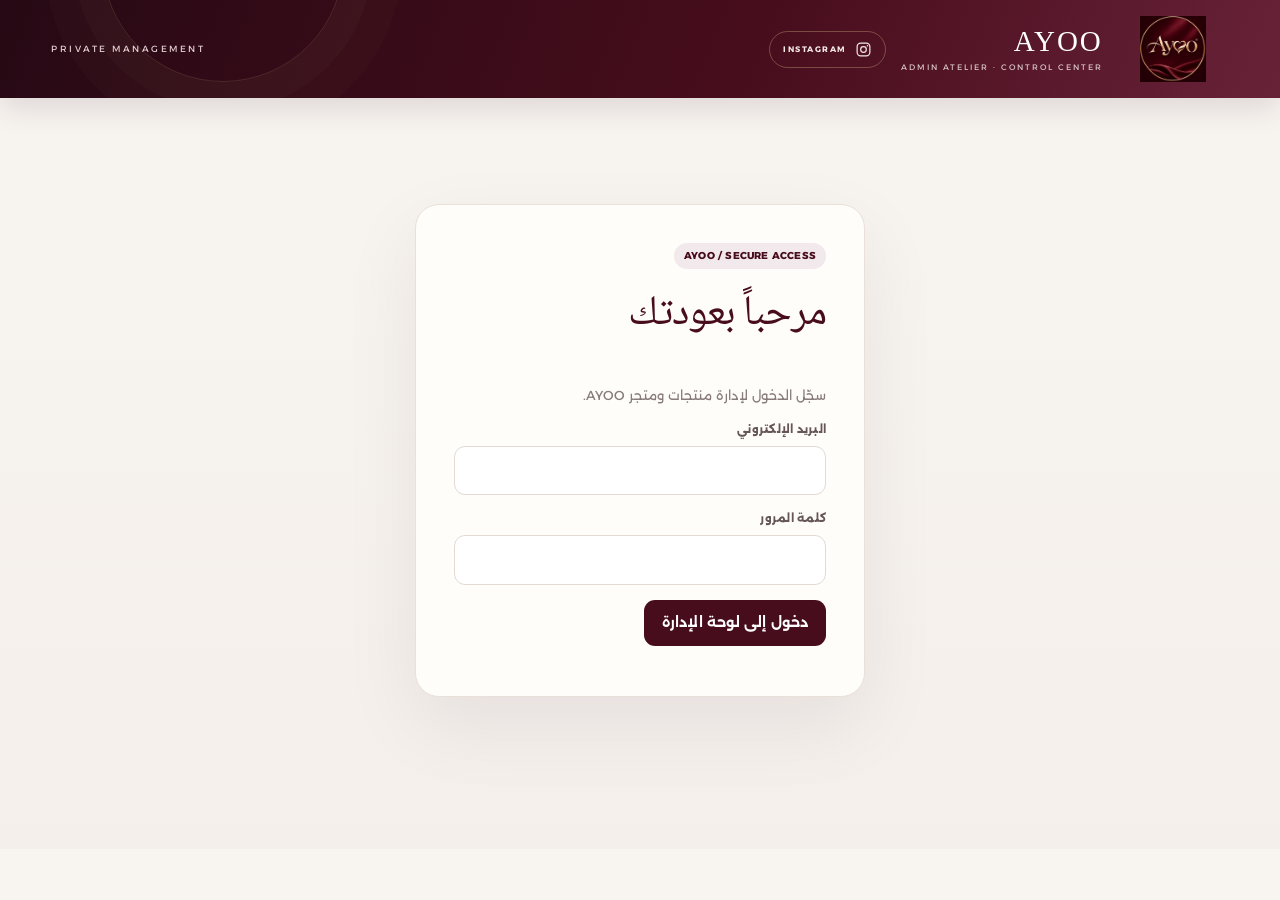
<file: admin.html>
<!DOCTYPE html>
<html lang="ar" dir="rtl">
<head>
<meta charset="UTF-8"><meta name="viewport" content="width=device-width,initial-scale=1">
<meta name="robots" content="noindex,nofollow,noarchive">
<meta name="theme-color" content="#210b13"><title>AYOO — لوحة التحكم</title>
<style>
@import url('https://fonts.googleapis.com/css2?family=Alexandria:wght@300;400;500;600;700&family=Noto+Naskh+Arabic:wght@400;500;600;700&display=swap');
:root{--wine:#470d1c;--wine2:#64162b;--wine3:#2a0914;--cream:#f7f1ea;--paper:#fffdf9;--gold:#b99a72;--ink:#24171b;--muted:#887b7c;--line:#e9e0d9;--green:#267653;--red:#a83c49;--shadow:0 18px 48px #30101a0c;--radius:18px}
*{box-sizing:border-box}html{scroll-behavior:smooth}body{margin:0;background:linear-gradient(180deg,#f8f5f1 0,#f4efeb 100%);color:var(--ink);font-family:Inter,"Segoe UI",Arial,sans-serif;font-size:14px;line-height:1.55}button,input,textarea,select{font:inherit}button{cursor:pointer;border:1px solid transparent;border-radius:11px;padding:11px 17px;background:var(--wine);color:white;font-weight:650;letter-spacing:.1px;transition:transform .18s,background .18s,box-shadow .18s}button:hover{background:var(--wine2);box-shadow:0 7px 18px #470d1c20;transform:translateY(-1px)}button:active{transform:translateY(0)}button:disabled{opacity:.5;cursor:wait}.secondary{background:#f1e9e4;color:var(--wine);border-color:#eadfd8}.secondary:hover{background:#e9ddd6}.danger{background:#fff0f0;color:#a22d3b;border-color:#f4d8d8}.danger:hover{background:#ffe3e3}.ghost{background:transparent;color:var(--wine);border-color:var(--line)}.hidden{display:none!important}
.top{background:linear-gradient(112deg,#260914 0%,#470d1c 58%,#682238 100%);color:white;min-height:88px;padding:16px max(4%,calc((100vw - 1440px)/2));display:flex;align-items:center;justify-content:space-between;gap:15px;box-shadow:0 10px 32px #26091420;position:relative;overflow:hidden}.top:after{content:"";position:absolute;width:240px;height:240px;border:1px solid #c4a47730;border-radius:50%;inset-inline-end:8%;top:-160px;box-shadow:0 0 0 28px #c4a47708,0 0 0 58px #c4a47706;pointer-events:none}.brand{font:34px Georgia,serif;letter-spacing:-2px;position:relative;z-index:1}.brand span{color:var(--gold)}.top small{color:#e2d0d2;letter-spacing:2.5px;font-size:9px;text-transform:uppercase;position:relative;z-index:1}
.wrap{max-width:1480px;margin:auto;padding:34px 3.5% 80px}.login{max-width:450px;margin:8vh auto;background:var(--paper);padding:38px;border:1px solid var(--line);border-radius:24px;box-shadow:0 28px 80px #30101a12}h1,h2,h3,p{margin-top:0}h1{font:42px Georgia,serif;color:var(--wine);letter-spacing:-.7px}h2{font:27px Georgia,serif;color:var(--wine);margin-bottom:8px}h3{color:var(--wine)}.muted{color:var(--muted);font-size:13px}.field{margin:15px 0}.field label{display:block;font-size:11px;font-weight:750;margin-bottom:8px;color:#66565a;letter-spacing:.25px}.field input,.field textarea,.field select{width:100%;border:1px solid #e4dad3;background:#fff;padding:13px 14px;border-radius:11px;color:var(--ink);outline:none;transition:border .18s,box-shadow .18s}.field input:focus,.field textarea:focus,.field select:focus{border-color:var(--gold);box-shadow:0 0 0 4px #c4a47720}.field textarea{min-height:100px;resize:vertical}.check{display:flex;align-items:center;gap:9px;font-size:13px}.check input{width:auto;accent-color:var(--wine)}
.headrow{display:flex;justify-content:space-between;align-items:center;gap:14px;margin-bottom:20px}.headrow .pill{margin-bottom:10px}.headrow h1{margin-bottom:7px}.layout{display:grid;grid-template-columns:248px minmax(0,1fr);gap:24px;align-items:start}.side{background:var(--paper);border:1px solid var(--line);border-radius:20px;padding:13px;height:max-content;position:sticky;top:16px;box-shadow:var(--shadow)}.side button{display:flex;align-items:center;gap:12px;width:100%;text-align:right;background:transparent;color:#65575a;margin:4px 0;padding:13px 14px;border:1px solid transparent;border-radius:12px;font-size:13px}.side button:hover{background:#f8f1f0;color:var(--wine);box-shadow:none;transform:none}.side button.active{background:linear-gradient(100deg,#f4e9ed,#fbf5f2);color:var(--wine);border-color:#ead9dc;box-shadow:inset -3px 0 0 var(--gold)}.side .side-foot{border-top:1px solid var(--line);margin-top:14px;padding-top:12px}
.stats{display:grid;grid-template-columns:repeat(4,minmax(0,1fr));gap:14px;margin:20px 0}.stat,.panel{background:var(--paper);border:1px solid var(--line);border-radius:var(--radius);padding:21px;box-shadow:var(--shadow)}.stat{position:relative;overflow:hidden;min-height:118px}.stat:after{content:"";position:absolute;width:90px;height:90px;border:1px solid #b99a722c;border-radius:50%;inset-inline-end:-38px;bottom:-48px}.stat small{color:var(--muted);font-size:11px}.stat strong{display:block;font:34px Georgia,serif;color:var(--wine);margin-top:8px}.panel{margin:16px 0}.toolbar{display:flex;gap:9px;flex-wrap:wrap;margin:14px 0}.toolbar input,.toolbar select{border:1px solid var(--line);background:#fff;border-radius:10px;padding:11px 13px;min-width:140px;color:var(--ink);outline:none}.toolbar input:focus,.toolbar select:focus{border-color:var(--gold);box-shadow:0 0 0 3px #c4a47720}
.product-row{display:grid;grid-template-columns:76px minmax(0,1fr) auto;align-items:center;gap:15px;padding:15px 0;border-bottom:1px solid var(--line)}.product-row:last-child{border:0}.product-row img{width:76px;height:94px;object-fit:cover;border-radius:11px;background:#eee7e1}.product-row strong{display:block;color:var(--ink)}.product-row small{display:block;color:var(--muted);margin-top:5px;line-height:1.6}.actions{display:flex;gap:7px;flex-wrap:wrap}
.form-grid{display:grid;grid-template-columns:repeat(2,minmax(0,1fr));gap:0 17px}.wide{grid-column:1/-1}.section-title{display:flex;justify-content:space-between;align-items:center;border-bottom:1px solid var(--line);padding-bottom:12px;margin:25px 0 13px}.section-title h2{font:21px Georgia,serif;margin:0}.palette{display:grid;grid-template-columns:repeat(auto-fill,minmax(115px,1fr));gap:9px}.color-choice{border:1px solid var(--line);background:#fff;color:var(--ink);display:flex;align-items:center;gap:9px;padding:10px;border-radius:11px;font-size:12px}.color-choice.selected{border:2px solid var(--wine);background:#fbf4f6}.swatch{width:20px;height:20px;border-radius:50%;border:1px solid #0002;flex:none}.sizes{display:flex;gap:8px;flex-wrap:wrap}.size-choice{background:#fff;color:var(--ink);border:1px solid var(--line);min-width:46px}.size-choice.selected{background:var(--wine);color:white}
.table-wrap{overflow:auto;border:1px solid var(--line);border-radius:12px}.matrix{width:100%;border-collapse:collapse;min-width:540px;background:#fff}.matrix th,.matrix td{border-bottom:1px solid var(--line);padding:11px;text-align:center;font-size:12px}.matrix th{background:#f7f1ea;color:#695b5e;font-weight:750}.matrix input{width:82px;padding:9px;border:1px solid var(--line);border-radius:8px;text-align:center}.matrix .colorcell{text-align:right;white-space:nowrap}.preview-grid{display:grid;grid-template-columns:repeat(auto-fill,minmax(100px,1fr));gap:10px;margin:14px 0}.preview{position:relative}.preview img{width:100%;aspect-ratio:3/4;object-fit:cover;border-radius:11px}.preview button{position:absolute;top:6px;left:6px;padding:5px 9px;background:#281019e8}.preview{border:1px solid var(--line);border-radius:12px;padding:6px;background:#fff}.preview img{border-radius:8px}.preview .preview-tools{display:flex;gap:4px;margin-top:6px}.preview .preview-tools button{position:static;flex:1;padding:6px 4px;font-size:10px;min-width:0}.preview .preview-tools .remove-image{background:#fff0f0;color:#a22d3b;border-color:#f4d8d8}.preview .main-image-tag{display:block;color:var(--gold);font-size:10px;font-weight:700;margin:5px 0}.status{font-size:13px;white-space:pre-wrap;margin:12px 0;color:var(--wine)}.pill{display:inline-block;padding:5px 10px;border-radius:30px;background:#f2e9ed;color:var(--wine);font-size:10px;font-weight:750;letter-spacing:.2px}.pill.ok{background:#e9f5ef;color:var(--green)}.pill.off{background:#f4eeee;color:#8c6266}
@media(max-width:950px){.layout{grid-template-columns:1fr}.side{position:static;display:flex;overflow-x:auto;gap:4px;scrollbar-width:thin}.side button{white-space:nowrap;width:auto;flex:0 0 auto}.side .side-foot{border:0;margin:0;padding:0;flex:0 0 auto}.stats{grid-template-columns:repeat(2,1fr)}}
@media(max-width:600px){.wrap{padding:20px 4% 55px}.top{padding:14px 4%;min-height:72px}.brand{font-size:28px}.top small{font-size:8px;letter-spacing:1px}.stats{gap:9px}.stat{padding:14px;min-height:104px}.stat strong{font-size:27px}.panel{padding:15px;border-radius:15px}.form-grid{grid-template-columns:1fr}.wide{grid-column:auto}.product-row{grid-template-columns:58px minmax(0,1fr);gap:11px}.product-row img{width:58px;height:74px}.actions{grid-column:2}.actions button{padding:8px 11px;font-size:11px}.headrow{align-items:flex-start}.headrow h1{font-size:32px}.login{margin:5vh 2%;padding:25px}.section-title h2{font-size:19px}.toolbar>*{flex:1;min-width:0!important}.side{margin-inline:-2px;padding:8px}.side button{padding:10px 12px;font-size:12px}}

.admin-brand{display:flex;align-items:center;gap:14px;position:relative;z-index:2;text-decoration:none;color:white;min-width:0}.admin-logo-frame{width:auto;height:auto;background:none;border:0;border-radius:0;display:block;padding:0;box-shadow:none;overflow:visible}.admin-logo-frame img{display:block;width:112px;height:66px;object-fit:contain;mix-blend-mode:normal;border-radius:0}.admin-brand-copy{display:flex;flex-direction:column;gap:3px}.admin-brand-copy strong{font:29px Georgia,serif;letter-spacing:2px;color:#fff}.admin-brand-copy small{font-size:8px;letter-spacing:2px;color:#d9c6ca}.admin-private{margin-inline-start:auto}
@media(max-width:600px){.admin-logo-frame img{width:86px;height:54px}.admin-brand{gap:9px}.admin-brand-copy strong{font-size:23px}.admin-brand-copy small{font-size:7px;letter-spacing:1px}.admin-private{display:none}}

body{font-family:"Alexandria","Segoe UI",Arial,sans-serif}h1,h2,.stat strong{font-family:"Noto Naskh Arabic",Georgia,serif}button,input,textarea,select{font-family:"Alexandria",Arial,sans-serif}
.admin-brand-copy strong{font-family:Georgia,serif;letter-spacing:2px}

.admin-instagram{position:relative;z-index:2;display:flex;align-items:center;gap:8px;color:#f5e9e6;text-decoration:none;border:1px solid #c4a47766;border-radius:30px;padding:9px 13px;font-size:8px;font-weight:700;letter-spacing:1.5px;transition:.2s}.admin-instagram:hover{background:#ffffff15;color:white}.admin-instagram svg{width:17px;height:17px}
@media(max-width:600px){.admin-instagram{padding:8px}.admin-instagram span{display:none}.admin-private{display:none}}

.order-card{padding:20px}.order-card-head{align-items:flex-start}.order-quick-grid,.order-detail-grid{display:grid;grid-template-columns:repeat(4,minmax(0,1fr));gap:9px;margin:13px 0}.order-details{border-top:1px solid var(--line);border-bottom:1px solid var(--line);padding:12px 0;margin:14px 0}.order-details summary{cursor:pointer;color:var(--wine);font-weight:750;font-size:13px;list-style:none}.order-details summary:before{content:'＋';display:inline-block;margin-inline-end:8px;color:var(--gold)}.order-details[open] summary:before{content:'−'}.order-detail-section{margin-top:17px}.order-detail-section h4{margin:0 0 10px;color:var(--wine);font-size:13px}.order-customer-note{margin:10px 0 0}.order-items-table{min-width:650px}.order-totals{max-width:360px;margin:14px 0 0 auto}.order-totals>div{display:flex;justify-content:space-between;padding:7px 10px;border-bottom:1px solid var(--line);font-size:12px}.order-totals .grand-total{font-size:15px;color:var(--wine);background:#f8f1ed;border-radius:8px}.order-controls{display:flex;gap:9px;align-items:flex-end;flex-wrap:wrap;margin-top:14px}.order-status-control{display:flex;gap:8px;align-items:flex-end;flex-wrap:wrap}.order-status-control label{display:grid;gap:5px;font-size:11px;color:var(--muted);font-weight:700}.order-status-control select{min-width:150px;padding:10px;border:1px solid var(--line);border-radius:9px;background:white;color:var(--ink)}
.customer-card{padding:17px;margin:12px 0}.customer-card-head{display:flex;justify-content:space-between;gap:12px;align-items:flex-start}.customer-metrics{display:grid;grid-template-columns:repeat(3,minmax(0,1fr));gap:8px;margin:12px 0}.customer-metrics>div{background:#faf7f3;border:1px solid var(--line);border-radius:10px;padding:9px}.customer-metrics small{display:block;color:var(--muted);font-size:10px}.customer-metrics strong{display:block;color:var(--wine);font-size:13px;margin-top:3px}.customer-orders{margin-top:10px}.customer-orders summary{cursor:pointer;color:var(--wine);font-weight:700}.customer-order-line{display:flex;justify-content:space-between;gap:10px;padding:8px 0;border-bottom:1px solid var(--line);font-size:12px}@media(max-width:600px){.customer-card-head{display:block}.customer-metrics{grid-template-columns:repeat(2,minmax(0,1fr))}.customer-card .actions{margin-top:10px}}\n@media(max-width:700px){.order-quick-grid,.order-detail-grid{grid-template-columns:repeat(2,minmax(0,1fr))}.order-card{padding:14px}.order-card-head{gap:8px}.order-card-head h3{font-size:15px}.order-controls>*{flex:1}.order-status-control{width:100%}.order-status-control label{flex:1}.order-status-control select{width:100%}}
</style></head>
<body>
<header class="top"><a class="admin-brand" href="./" aria-label="AYOO store"><span class="admin-logo-frame"><img src="./9AEC5617-2D25-41EC-83BF-7AB413B242A8.png" alt="AYOO"></span><span class="admin-brand-copy"><strong>AYOO</strong><small>ADMIN ATELIER · CONTROL CENTER</small></span></a><a class="admin-instagram" href="https://www.instagram.com/ayoo_.fashion/" target="_blank" rel="noopener noreferrer" aria-label="AYOO Instagram"><svg viewBox="0 0 24 24" aria-hidden="true"><rect x="3" y="3" width="18" height="18" rx="5" fill="none" stroke="currentColor" stroke-width="1.7"/><circle cx="12" cy="12" r="4" fill="none" stroke="currentColor" stroke-width="1.7"/><circle cx="17.6" cy="6.6" r="1.1" fill="currentColor"/></svg><span>INSTAGRAM</span></a><small class="admin-private">PRIVATE MANAGEMENT</small><button id="logout" class="secondary hidden">تسجيل الخروج</button></header>
<main class="wrap">
<section id="login" class="login"><p class="pill">AYOO / SECURE ACCESS</p><h1>مرحباً بعودتك</h1><p class="muted">سجّل الدخول لإدارة منتجات ومتجر AYOO.</p><form id="loginForm"><div class="field"><label>البريد الإلكتروني</label><input id="email" type="email" required autocomplete="username"></div><div class="field"><label>كلمة المرور</label><input id="password" type="password" required autocomplete="current-password"></div><button type="submit">دخول إلى لوحة الإدارة</button></form><div id="loginStatus" class="status"></div></section>
<section id="dashboard" class="hidden">
<div class="headrow"><div><p class="pill">AYOO / MANAGEMENT</p><h1>مركز التحكم</h1><p class="muted">إدارة دقيقة لكل قطعة، لون، مقاس، وسعر.</p></div><button id="newProduct">＋ إضافة منتج</button></div>
<div class="layout">
<aside class="side">
<button class="active" data-tab="overview">▦ نظرة عامة</button><button data-tab="orders">▣ الطلبات</button><button data-tab="customers">♙ العملاء</button><button data-tab="products">◇ المنتجات والمخزون</button><button data-tab="editor">＋ إضافة / تعديل منتج</button><button data-tab="collections">▤ المجموعات</button><button data-tab="reports">▥ تقارير المخزون</button><button data-tab="audit">◷ سجل حركة المخزون</button><button data-tab="promotions">٪ العروض والتخفيضات</button>
<div class="side-foot"><button id="logoutSide" class="ghost">↪ تسجيل الخروج</button></div>
</aside>
<div class="content">
<section id="tab-overview">
<div class="stats"><div class="stat"><small>إجمالي المنتجات</small><strong id="statProducts">—</strong></div><div class="stat"><small>المنتجات المنشورة</small><strong id="statPublished">—</strong></div><div class="stat"><small>متغيرات المخزون</small><strong id="statVariants">—</strong></div><div class="stat"><small>نفد المخزون</small><strong id="statOut">—</strong></div></div>
<div class="panel"><div class="headrow"><div><h2>نظرة سريعة</h2><p class="muted">حالة الكتالوج والمخزون الحالي.</p></div><button class="secondary" id="refresh">تحديث البيانات</button></div><div id="overviewList" class="muted">جارٍ تحميل البيانات...</div></div>
</section>
<section id="tab-products" class="hidden"><div class="panel"><div class="headrow"><div><h2>المنتجات</h2><p class="muted">ابحث وعدّل المنتجات ومخزونها.</p></div><button id="addFromProducts">＋ منتج جديد</button></div><div class="toolbar"><input id="searchProducts" placeholder="ابحث باسم المنتج أو المجموعة"><select id="filterStatus"><option value="all">كل الحالات</option><option value="published">منشور</option><option value="draft">مسودة</option></select><select id="filterCollection"><option value="all">كل المجموعات</option></select></div><div id="productsList">جارٍ التحميل...</div></div></section>
<section id="tab-editor" class="hidden"><div class="panel"><div class="headrow"><div><h2 id="formTitle">إضافة قطعة جديدة</h2><p class="muted">بيانات المنتج والصور والتسعير والتنوع والمخزون.</p></div><button class="secondary" id="cancelEdit">إلغاء</button></div>
<form id="productForm">
<input type="hidden" id="productId">
<div class="section-title"><h2>01 · معلومات المنتج</h2></div>
<div class="form-grid">
<div class="field"><label>اسم المنتج</label><input id="name" required placeholder="مثال: معطف شتوي"></div>
<div class="field"><label>العنوان الفرعي</label><input id="subtitle" placeholder="وصف قصير أنيق"></div>
<div class="field wide"><label>الوصف التفصيلي</label><textarea id="description" placeholder="الخامة، القصة، التفاصيل..."></textarea></div>
<div class="field"><label>المجموعة / الموسم</label><input id="collection" list="collectionOptions" value="FORM 01"><datalist id="collectionOptions"></datalist></div>
<div class="field"><label>ترتيب العرض</label><input id="sortOrder" type="number" value="0"></div>
<div class="field"><label>السعر الأساسي</label><input id="price" type="number" min="0" step="0.01" placeholder="0.00"></div>
<div class="field"><label>عملة السعر</label><select id="currency"><option>USD</option><option>TRY</option><option>EUR</option><option>GBP</option><option>SAR</option><option>AED</option></select></div>
<div class="field"><label>رابط دليل المقاسات (اختياري)</label><input id="sizeGuide" placeholder="https://..."></div>
<div class="field"><label>رابط SEO / slug</label><input id="slug" placeholder="winter-coat"></div>
<div class="field wide"><label>عنوان SEO</label><input id="seoTitle"></div><div class="field wide"><label>وصف SEO</label><textarea id="seoDescription"></textarea></div>
</div>
<div class="section-title"><h2>01A · الترجمات متعددة اللغات</h2></div><p class="muted">أدخل بيانات المنتج بالإنجليزية والتركية والعربية. اترك أي حقل فارغاً لاستخدام الاسم والوصف الأساسيين.</p><div class="form-grid"><div class="field"><label>English · Product name</label><input id="tr_en_name"></div><div class="field"><label>English · Subtitle</label><input id="tr_en_subtitle"></div><div class="field wide"><label>English · Description</label><textarea id="tr_en_description"></textarea></div><div class="field"><label>Türkçe · Ürün adı</label><input id="tr_tr_name"></div><div class="field"><label>Türkçe · Alt başlık</label><input id="tr_tr_subtitle"></div><div class="field wide"><label>Türkçe · Açıklama</label><textarea id="tr_tr_description"></textarea></div><div class="field"><label>العربية · اسم المنتج</label><input id="tr_ar_name"></div><div class="field"><label>العربية · العنوان الفرعي</label><input id="tr_ar_subtitle"></div><div class="field wide"><label>العربية · الوصف</label><textarea id="tr_ar_description"></textarea></div></div>
<div class="section-title"><h2>02 · صور المنتج</h2></div>
<div class="field"><label>رفع صور متعددة (JPEG / PNG / WEBP · حتى 10MB للصورة)</label><input id="images" type="file" accept="image/jpeg,image/png,image/webp" multiple></div><div id="previewGrid" class="preview-grid"></div><p class="muted">رتّب الصور بالأسهم، واجعل الصورة الأولى هي الرئيسية تلقائياً. يمكنك حذف أي صورة قبل الحفظ.</p>
<div class="section-title"><h2>03 · الألوان</h2><button type="button" id="customColor" class="ghost">＋ لون مخصص</button></div><div id="palette" class="palette"></div><div id="customColorFields" class="toolbar hidden"><input id="customColorName" placeholder="اسم اللون"><input id="customColorHex" type="color" value="#777777"><button type="button" id="addCustomColor">إضافة اللون</button></div>
<div class="section-title"><h2>04 · المقاسات</h2></div><div id="sizes" class="sizes"></div><div class="toolbar"><input id="customSize" placeholder="مقاس مخصص مثل 3XL"><button type="button" id="addCustomSize" class="secondary">إضافة مقاس</button></div>
<div class="section-title"><h2>05 · مصفوفة المخزون والتخفيضات</h2></div><p class="muted">أدخل الكمية لكل لون ومقاس. يمكن تحديد سعر خاص للمتغير لعمل تخفيض؛ اتركه فارغاً لاستخدام السعر الأساسي. لا نحذف المتغيرات القديمة، بل نوقف ظهور التركيبات غير المختارة.</p><div class="table-wrap"><table class="matrix"><thead id="matrixHead"></thead><tbody id="matrixBody"><tr><td>اختر الألوان والمقاسات أولاً.</td></tr></tbody></table></div>
<div class="section-title"><h2>06 · الظهور والنشر</h2></div><label class="check"><input id="published" type="checkbox" checked> نشر المنتج في واجهة المتجر</label>
<div class="toolbar"><button type="submit" id="saveButton">حفظ المنتج</button><button type="button" class="secondary" id="cancelBottom">إلغاء</button></div><div id="formStatus" class="status"></div>
</form></div></section>
<section id="tab-promotions" class="hidden"><div class="panel"><div class="headrow"><div><h2>العروض والتخفيضات</h2><p class="muted">أنشئ عروضاً مؤقتة دون تعديل السعر الأساسي للمنتج.</p></div><span class="pill">مزامنة مباشرة مع المتجر</span></div>
<form id="promotionForm" class="form-grid"><input type="hidden" id="promotionId">
<div class="field"><label>اسم العرض</label><input id="promotionName" required placeholder="مثال: Winter Edit"></div>
<div class="field"><label>نوع الخصم</label><select id="promotionType"><option value="percent">نسبة مئوية %</option><option value="fixed">مبلغ ثابت</option></select></div>
<div class="field"><label>قيمة الخصم</label><input id="promotionValue" type="number" min="0.01" step="0.01" required placeholder="مثال: 20"></div>
<div class="field"><label>العملة (للمبلغ الثابت)</label><select id="promotionCurrency"><option>USD</option><option>TRY</option><option>EUR</option><option>GBP</option><option>SAR</option><option>AED</option></select></div>
<div class="field"><label>نطاق العرض</label><select id="promotionScope"><option value="all">كل المنتجات المنشورة</option><option value="collection">مجموعة كاملة</option><option value="products">منتجات محددة</option></select></div>
<div class="field" id="promotionCollectionField"><label>المجموعة</label><select id="promotionCollection"></select></div>
<div class="field wide hidden" id="promotionProductsField"><label>المنتجات المشمولة (يمكن اختيار أكثر من منتج)</label><select id="promotionProducts" multiple size="5" style="width:100%;padding:12px;border:1px solid var(--line);border-radius:9px"></select></div>
<div class="field"><label>بداية العرض</label><input id="promotionStart" type="datetime-local" required></div>
<div class="field"><label>نهاية العرض</label><input id="promotionEnd" type="datetime-local" required></div>
<div class="field wide"><label class="check"><input id="promotionActive" type="checkbox" checked> العرض مفعّل</label></div>
<div class="field wide toolbar"><button type="submit" id="savePromotion">حفظ العرض</button><button type="button" class="secondary" id="cancelPromotion">إلغاء</button></div><div id="promotionStatus" class="status wide"></div></form>
<div class="section-title"><h2>العروض المحفوظة</h2><button id="refreshPromotions" class="secondary">تحديث</button></div><div id="promotionsList"></div></div></section>
<section id="tab-orders" class="hidden"><div class="panel"><div class="headrow"><div><h2>إدارة الطلبات</h2><p class="muted">الطلبات الواردة، تفاصيل المنتجات، وتحديث حالة التنفيذ.</p></div><button id="refreshOrders" class="secondary">تحديث الطلبات</button></div><div class="stats"><div class="stat"><small>الطلبات المعروضة (آخر 100)</small><strong id="orderCount">—</strong></div><div class="stat"><small>طلبات قيد التنفيذ</small><strong id="orderActive">—</strong></div><div class="stat"><small>طلبات ملغاة</small><strong id="orderCancelled">—</strong></div><div class="stat"><small>قيمة الطلبات غير الملغاة</small><strong id="orderValue" style="font-size:20px">—</strong></div></div><p class="muted">القيمة تقديرية للطلبات غير الملغاة وليست مبالغ محصّلة؛ لا يوجد ربط دفع إلكتروني. يعرض الملخص أحدث 100 طلب فقط.</p><div class="toolbar"><input id="orderSearch" type="search" placeholder="ابحث برقم الطلب أو اسم العميل أو الهاتف"><select id="orderStatusFilter"><option value="all">كل الحالات</option><option value="pending">قيد المراجعة</option><option value="confirmed">تم التأكيد</option><option value="processing">قيد التجهيز</option><option value="shipped">تم الشحن</option><option value="delivered">تم التسليم</option><option value="cancelled">ملغي</option></select></div><div id="ordersStatus" class="status"></div><div id="ordersList"></div></div></section>
<section id="tab-customers" class="hidden"><div class="panel"><div class="headrow"><div><h2>إدارة العملاء</h2><p class="muted">ملفات العملاء المستنتجة من الطلبات المسجلة، دون إنشاء نسخ إضافية من بياناتهم.</p></div><button id="refreshCustomers" class="secondary">تحديث العملاء</button></div><div class="stats"><div class="stat"><small>العملاء المعروفون</small><strong id="customerCount">—</strong></div><div class="stat"><small>إجمالي الطلبات ضمن السجل</small><strong id="customerOrderCount">—</strong></div><div class="stat"><small>عملاء لديهم أكثر من طلب</small><strong id="repeatCustomerCount">—</strong></div><div class="stat"><small>آخر تحديث</small><strong id="customersUpdated" style="font-size:17px">—</strong></div></div><p class="muted">يعرض هذا القسم العملاء الموجودين في سجل الطلبات. لا يتم تعديل بيانات الطلبات من هنا. يتم تحميل السجل على دفعات، مع حد أقصى قدره 5,000 طلب في هذه النسخة.</p><div class="toolbar"><input id="customerSearch" type="search" placeholder="ابحث بالاسم أو البريد أو الهاتف"><select id="customerSort"><option value="recent">الأحدث نشاطًا</option><option value="orders">الأكثر طلبًا</option><option value="value">الأعلى قيمة طلبات</option><option value="name">الاسم أبجديًا</option></select></div><div id="customersStatus" class="status"></div><div id="customersList"></div></div></section><section id="tab-audit" class="hidden"><div class="panel"><div class="headrow"><div><h2>سجل حركة المخزون</h2><p class="muted">سجل تلقائي لتغييرات الكميات والحجوزات وتفعيل المتغيرات.</p></div><button id="refreshAudit" class="secondary">تحديث السجل</button></div><div class="toolbar"><input id="auditSearch" type="search" placeholder="ابحث باسم المنتج أو اللون أو المقاس"><select id="auditType"><option value="all">كل الحركات</option><option value="variant_created">إنشاء متغير</option><option value="stock_adjusted">تعديل المخزون</option><option value="reservation_changed">تغيير الحجز</option><option value="stock_and_reservation_changed">تعديل المخزون والحجز</option><option value="variant_activated">تفعيل متغير</option><option value="variant_deactivated">إيقاف متغير</option></select></div><div id="auditStatus" class="status"></div><div class="table-wrap"><table class="matrix" style="min-width:760px"><thead><tr><th>التاريخ</th><th>المنتج</th><th>اللون / المقاس</th><th>نوع الحركة</th><th>المخزون</th><th>المحجوز</th><th>المتاح قبل ← بعد</th><th>المستخدم</th></tr></thead><tbody id="auditRows"><tr><td colspan="8">افتح السجل لتحميل البيانات.</td></tr></tbody></table></div></div></section><section id="tab-reports" class="hidden"><div class="panel"><div class="headrow"><div><h2>تقارير المخزون</h2><p class="muted">ملخص الكميات المتاحة والتنبيهات حسب المنتج واللون والمقاس.</p></div><button id="exportInventory" class="secondary">تصدير CSV</button></div><div class="stats"><div class="stat"><small>إجمالي الوحدات المتاحة</small><strong id="reportUnits">—</strong></div><div class="stat"><small>تركيبات منخفضة المخزون</small><strong id="reportLow">—</strong></div><div class="stat"><small>تركيبات نفدت</small><strong id="reportOut">—</strong></div><div class="stat"><small>قيمة المخزون التقديرية</small><strong id="reportValue">—</strong></div></div><div class="toolbar"><select id="stockThreshold"><option value="3">تنبيه عند 3 قطع أو أقل</option><option value="5">تنبيه عند 5 قطع أو أقل</option><option value="10">تنبيه عند 10 قطع أو أقل</option></select><input id="stockSearch" placeholder="ابحث عن منتج أو لون أو مقاس"></div><div id="inventoryReport"></div></div></section>
<section id="tab-collections" class="hidden"><div class="panel"><h2>المجموعات والمواسم</h2><p class="muted">إدارة أسماء المجموعات وربط المنتجات بها.</p><form id="collectionForm" class="form-grid"><div class="field"><label>اسم المجموعة</label><input id="collectionName" required placeholder="FORM 02"></div><div class="field"><label>الرابط المختصر</label><input id="collectionSlug" required placeholder="form-02"></div><div class="field wide"><label>الوصف</label><textarea id="collectionDesc"></textarea></div><div class="field wide"><label>صورة غلاف المجموعة</label><input id="collectionCover" type="file" accept="image/jpeg,image/png,image/webp"></div><div class="field"><label class="check"><input id="collectionPublished" type="checkbox" checked> منشورة</label></div><div class="field"><button type="submit">حفظ المجموعة</button></div></form><div id="collectionsList"></div><div id="collectionStatus" class="status"></div></div></section>
</div></div></section></main>
<script type="module">
import {supabase} from './config.js';
const $=id=>document.getElementById(id);
const COLORS=[['أحمر','#c62828'],['عنابي','#64152b'],['وردي','#e7a0b1'],['برتقالي','#e87528'],['أصفر','#e7c94a'],['بيج','#d9c3a5'],['أبيض','#f7f5f0'],['رمادي','#888888'],['أسود','#171717'],['بني','#70452f'],['كحلي','#172744'],['أزرق','#2867a5'],['سماوي','#86c8df'],['أخضر','#28734d'],['زيتي','#697344'],['بنفسجي','#76509a']];
const DEFAULT_SIZES=['XS','S','M','L','XL','XXL'];
let products=[],collections=[],variants=[],promotions=[],selectedColors=[],selectedSizes=[],imageItems=[],customColors=[],customSizes=[],editingVariantMap={},colorImageFiles={};
const msg=(id,t)=>$(id).textContent=t;
function showTab(tab){document.querySelectorAll('[id^="tab-"]').forEach(x=>x.classList.add('hidden'));$('tab-'+tab).classList.remove('hidden');document.querySelectorAll('[data-tab]').forEach(b=>b.classList.toggle('active',b.dataset.tab===tab));if(tab==='products')renderProducts();if(tab==='collections')renderCollections();if(tab==='reports')renderInventoryReport();if(tab==='audit')loadInventoryAudit();if(tab==='promotions'){populatePromotionTargets();renderPromotions();}if(tab==='orders')loadOrders();if(tab==='customers')loadCustomers();}
document.querySelectorAll('[data-tab]').forEach(b=>b.onclick=()=>showTab(b.dataset.tab));
function setLoggedIn(on){$('login').classList.toggle('hidden',on);$('dashboard').classList.toggle('hidden',!on);$('logout').classList.toggle('hidden',!on);if(on)loadAll();}
async function checkSession(){const {data}=await supabase.auth.getSession();setLoggedIn(!!data.session);}
$('loginForm').onsubmit=async e=>{e.preventDefault();msg('loginStatus','جارٍ تسجيل الدخول...');const {error}=await supabase.auth.signInWithPassword({email:$('email').value.trim(),password:$('password').value});if(error){msg('loginStatus',error.message);return}msg('loginStatus','');setLoggedIn(true)};
async function logout(){await supabase.auth.signOut();location.reload()}$('logout').onclick=logout;$('logoutSide').onclick=logout;
async function loadAll(){await Promise.all([loadProducts(),loadCollections(),loadPromotions(),loadOrders()]);}


let inventoryAuditCache=[];
const auditLabels={variant_created:'إنشاء متغير',stock_adjusted:'تعديل المخزون',reservation_changed:'تغيير الحجز',stock_and_reservation_changed:'تعديل المخزون والحجز',variant_activated:'تفعيل متغير',variant_deactivated:'إيقاف متغير'};
async function loadInventoryAudit(){
 const body=$('auditRows');if(!body)return;
 msg('auditStatus','جارٍ تحميل سجل حركة المخزون…');
 body.innerHTML='<tr><td colspan="8">جارٍ التحميل…</td></tr>';
 const {data,error}=await supabase.from('inventory_audit').select('*').order('occurred_at',{ascending:false}).limit(250);
 if(error){msg('auditStatus','تعذر تحميل السجل: '+error.message+' — تأكد من تشغيل inventory-audit-migration.sql.');body.innerHTML='';return}
 inventoryAuditCache=data||[];renderInventoryAudit();
 msg('auditStatus','آخر '+inventoryAuditCache.length+' حركة مسجلة. السجل يعرض حتى 250 حركة.');
}
function renderInventoryAudit(){
 const body=$('auditRows');if(!body)return;body.innerHTML='';
 const q=($('auditSearch')?.value||'').trim().toLowerCase(),type=$('auditType')?.value||'all';
 const rows=inventoryAuditCache.filter(x=>(type==='all'||x.event_type===type)&&(!q||[x.product_name,x.color_name,x.size].join(' ').toLowerCase().includes(q)));
 if(!rows.length){body.innerHTML='<tr><td colspan="8">لا توجد حركات مطابقة.</td></tr>';return}
 rows.forEach(x=>{
  const tr=document.createElement('tr');
  const values=[new Date(x.occurred_at).toLocaleString(),x.product_name,x.color_name+' / '+x.size,auditLabels[x.event_type]||x.event_type,String(x.old_stock)+' ← '+String(x.new_stock),String(x.old_reserved)+' ← '+String(x.new_reserved),String(x.available_before)+' ← '+String(x.available_after),x.actor_id?String(x.actor_id).slice(0,8)+'…':'النظام / طلب عميل'];
  values.forEach(v=>{const td=document.createElement('td');td.textContent=v;tr.append(td)});
  body.append(tr);
 });
}
$('refreshAudit').onclick=loadInventoryAudit;
$('auditSearch').oninput=renderInventoryAudit;
$('auditType').onchange=renderInventoryAudit;

let orderCache=[];
function applyOrderFilters(){const q=($('orderSearch')?.value||'').trim().toLowerCase(),st=$('orderStatusFilter')?.value||'all';document.querySelectorAll('#ordersList article[data-order-search]').forEach(card=>{const matchText=!q||card.dataset.orderSearch.includes(q);const matchStatus=st==='all'||card.dataset.orderStatus===st;card.classList.toggle('hidden',!(matchText&&matchStatus));});}
$('orderSearch').oninput=applyOrderFilters;$('orderStatusFilter').onchange=applyOrderFilters;
function renderOrderSummary(){const active=orderCache.filter(o=>!['cancelled','delivered'].includes(o.order_status));const cancelled=orderCache.filter(o=>o.order_status==='cancelled');const sums={};orderCache.filter(o=>o.order_status!=='cancelled').forEach(o=>{const currency=o.currency||'—';sums[currency]=(sums[currency]||0)+Number(o.total_amount||0)});$('orderCount').textContent=orderCache.length.toLocaleString();$('orderActive').textContent=active.length.toLocaleString();$('orderCancelled').textContent=cancelled.length.toLocaleString();$('orderValue').textContent=Object.entries(sums).map(([currency,total])=>total.toLocaleString(undefined,{maximumFractionDigits:2})+' '+currency).join(' · ')||'—';}
function escapePrintHtml(value){return String(value??'—').replace(/[&<>"']/g,ch=>({'&':'&amp;','<':'&lt;','>':'&gt;','"':'&quot;',"'":'&#39;'}[ch]));}
function printOrder(o,items){const w=window.open('','_blank');if(!w){alert('اسمح بفتح النوافذ المنبثقة لطباعة الفاتورة.');return}const ad=o.shipping_address||{};const rows=items.map(it=>'<tr><td>'+escapePrintHtml(it.product_name)+'</td><td>'+escapePrintHtml(it.color_name)+' / '+escapePrintHtml(it.size)+'</td><td>'+escapePrintHtml(it.quantity)+'</td><td>'+Number(it.line_total||0).toFixed(2)+' '+escapePrintHtml(it.currency||o.currency)+'</td></tr>').join('');w.document.write('<!doctype html><html lang="ar" dir="rtl"><head><meta charset="utf-8"><title>AYOO · '+escapePrintHtml(o.order_number)+'</title><style>body{font-family:Arial,sans-serif;color:#24171b;margin:36px}header{display:flex;justify-content:space-between;border-bottom:2px solid #470d1c;padding-bottom:18px}h1{color:#470d1c;letter-spacing:3px}h2{color:#470d1c}section{margin:24px 0;line-height:1.9}.grid{display:grid;grid-template-columns:1fr 1fr;gap:18px}table{width:100%;border-collapse:collapse;margin-top:18px}th,td{border-bottom:1px solid #ddd;padding:12px;text-align:right}th{background:#f7f1ea}.total{text-align:left;font-size:20px;font-weight:bold;margin-top:22px}.muted{color:#777;font-size:12px}@media print{button{display:none}}</style></head><body><header><div><h1>AYOO</h1><div>ORDER INVOICE / فاتورة طلب</div></div><div><strong>'+escapePrintHtml(o.order_number)+'</strong><br>'+escapePrintHtml(new Date(o.created_at).toLocaleString())+'</div></header><div class="grid"><section><h2>بيانات العميل</h2>'+escapePrintHtml(o.customer_name)+'<br>'+escapePrintHtml(o.customer_phone)+'<br>'+escapePrintHtml(o.customer_email)+'</section><section><h2>عنوان التوصيل</h2>'+escapePrintHtml([ad.address_line1,ad.address_line2,ad.city,ad.postal_code,ad.country].filter(Boolean).join('، '))+'<br>الدولة: '+escapePrintHtml(o.shipping_country_code)+'</section></div><section>حالة الطلب: '+escapePrintHtml(o.order_status)+'<br>طريقة الدفع: '+escapePrintHtml(o.payment_method)+' · حالة الدفع: '+escapePrintHtml(o.payment_status)+'</section><table><thead><tr><th>المنتج</th><th>اللون / المقاس</th><th>الكمية</th><th>الإجمالي</th></tr></thead><tbody>'+rows+'</tbody></table><div class="total">الإجمالي: '+Number(o.total_amount||0).toFixed(2)+' '+escapePrintHtml(o.currency)+'</div><p class="muted">رسوم الشحن قد تُحدد بشكل منفصل. هذه الوثيقة ملخص للطلب وليست إثبات دفع.</p><button onclick="window.print()">طباعة / حفظ PDF</button></body></html>');w.document.close();}
function orderStatusLabel(status){return ({pending:'قيد المراجعة',confirmed:'تم التأكيد',processing:'قيد التجهيز',shipped:'تم الشحن',delivered:'تم التسليم',cancelled:'ملغي'})[status]||status||'غير محدد'}
function orderPaymentLabel(status){return ({pending:'بانتظار الدفع',paid:'مدفوع',failed:'فشل الدفع',refunded:'مسترد'})[status]||status||'غير محدد'}
function orderPaymentMethodLabel(method){return ({cash_on_delivery:'الدفع عند الاستلام',online:'دفع إلكتروني'})[method]||method||'غير محدد'}
function orderField(label,value){const box=document.createElement('div');box.style.cssText='padding:10px 12px;background:#faf7f3;border:1px solid var(--line);border-radius:10px;min-width:0';const cap=document.createElement('small');cap.style.cssText='display:block;color:var(--muted);font-size:10px;margin-bottom:4px';cap.textContent=label;const val=document.createElement('strong');val.style.cssText='display:block;font-size:12px;overflow-wrap:anywhere';val.textContent=value||'—';box.append(cap,val);return box}
async function loadOrders(){
 const root=$('ordersList');if(!root)return;msg('ordersStatus','جارٍ تحميل الطلبات…');root.innerHTML='';
 const {data,error}=await supabase.from('orders').select('*').order('created_at',{ascending:false}).limit(100);
 if(error){msg('ordersStatus','تعذر تحميل الطلبات: '+error.message);return}
 orderCache=data||[];renderOrderSummary();msg('ordersStatus',orderCache.length?'عدد الطلبات: '+orderCache.length:'لا توجد طلبات حتى الآن.');if(!orderCache.length)return;
 const ids=orderCache.map(o=>o.id);const itemsResult=await supabase.from('order_items').select('*').in('order_id',ids);
 if(itemsResult.error){msg('ordersStatus','تم تحميل الطلبات لكن تعذر تحميل تفاصيل المنتجات: '+itemsResult.error.message);return}
 const byOrder={};(itemsResult.data||[]).forEach(x=>(byOrder[x.order_id]??=[]).push(x));
 orderCache.forEach(o=>{
  const items=byOrder[o.id]||[],ad=o.shipping_address||{};
  const card=document.createElement('article');card.className='panel order-card';card.style.marginTop='14px';card.dataset.orderSearch=[o.order_number,o.customer_name,o.customer_phone,o.customer_email,o.shipping_country_code,ad.address_line1,ad.address_line2,ad.city,ad.postal_code,...items.flatMap(it=>[it.product_name,it.color_name,it.size])].filter(Boolean).join(' ').toLowerCase();card.dataset.orderStatus=o.order_status;
  const top=document.createElement('div');top.className='headrow order-card-head';
  const title=document.createElement('div');const h=document.createElement('h3');h.textContent=o.order_number;h.style.marginBottom='5px';
  const meta=document.createElement('p');meta.className='muted';meta.textContent=new Date(o.created_at).toLocaleString()+' · '+(o.customer_name||'عميل غير معروف')+' · '+(o.customer_phone||'لا يوجد هاتف');title.append(h,meta);
  const amount=document.createElement('div');amount.style.cssText='text-align:left;white-space:nowrap';const total=document.createElement('strong');total.style.cssText='font-size:19px;color:var(--wine)';total.textContent=Number(o.total_amount||0).toFixed(2)+' '+(o.currency||'');const badge=document.createElement('span');badge.className='pill '+(o.order_status==='delivered'?'ok':o.order_status==='cancelled'?'off':'');badge.textContent=orderStatusLabel(o.order_status);amount.append(total,badge);top.append(title,amount);
  const quick=document.createElement('div');quick.className='order-quick-grid';quick.append(orderField('العميل',o.customer_name),orderField('الهاتف',o.customer_phone),orderField('طريقة الدفع',orderPaymentMethodLabel(o.payment_method)),orderField('حالة الدفع',orderPaymentLabel(o.payment_status)));
  const details=document.createElement('details');details.className='order-details';const summary=document.createElement('summary');summary.textContent='عرض تفاصيل العميل والتوصيل والمنتجات';details.append(summary);
  const customer=document.createElement('div');customer.className='order-detail-section';const ch=document.createElement('h4');ch.textContent='بيانات العميل';customer.append(ch);
  const customerGrid=document.createElement('div');customerGrid.className='order-detail-grid';customerGrid.append(orderField('الاسم',o.customer_name),orderField('البريد الإلكتروني',o.customer_email),orderField('رقم الهاتف',o.customer_phone),orderField('الدولة',o.shipping_country_code));customer.append(customerGrid);
  const shipping=document.createElement('div');shipping.className='order-detail-section';const sh=document.createElement('h4');sh.textContent='عنوان التوصيل';shipping.append(sh);
  const addressText=[ad.address_line1,ad.address_line2,ad.city,ad.postal_code,ad.country].filter(Boolean).join('، ');const addressGrid=document.createElement('div');addressGrid.className='order-detail-grid';addressGrid.append(orderField('العنوان الكامل',addressText),orderField('المدينة',ad.city),orderField('الرمز البريدي',ad.postal_code),orderField('رمز الدولة',o.shipping_country_code));shipping.append(addressGrid);
  const note=document.createElement('p');note.className='muted order-customer-note';note.textContent='ملاحظة العميل: '+(o.customer_note||'لا توجد ملاحظة');shipping.append(note);
  const productSection=document.createElement('div');productSection.className='order-detail-section';const ph=document.createElement('h4');ph.textContent='المنتجات المطلوبة';productSection.append(ph);
  const tableWrap=document.createElement('div');tableWrap.className='table-wrap';const table=document.createElement('table');table.className='matrix order-items-table';table.innerHTML='<thead><tr><th>المنتج</th><th>اللون</th><th>المقاس</th><th>الكمية</th><th>سعر الوحدة</th><th>الإجمالي</th></tr></thead>';
  const tbody=document.createElement('tbody');items.forEach(it=>{const tr=document.createElement('tr');[it.product_name,it.color_name,it.size,String(it.quantity),Number(it.unit_price||0).toFixed(2)+' '+(it.currency||o.currency),Number(it.line_total||0).toFixed(2)+' '+(it.currency||o.currency)].forEach(v=>{const td=document.createElement('td');td.textContent=v??'—';tr.append(td)});tbody.append(tr)});table.append(tbody);tableWrap.append(table);productSection.append(tableWrap);
  const totals=document.createElement('div');totals.className='order-totals';[['المجموع الفرعي',o.subtotal],['الشحن',o.shipping_amount],['الإجمالي',o.total_amount]].forEach(([label,value],i)=>{const line=document.createElement('div');line.className=i===2?'grand-total':'';const l=document.createElement('span');l.textContent=label;const v=document.createElement('strong');v.textContent=Number(value||0).toFixed(2)+' '+(o.currency||'');line.append(l,v);totals.append(line)});productSection.append(totals);
  details.append(customer,shipping,productSection);
  const controls=document.createElement('div');controls.className='order-controls';
  const statusWrap=document.createElement('div');statusWrap.className='order-status-control';const statusLabel=document.createElement('label');statusLabel.textContent='تحديث حالة الطلب';const select=document.createElement('select');const nextStatus={pending:['confirmed','تم التأكيد'],confirmed:['processing','قيد التجهيز'],processing:['shipped','تم الشحن'],shipped:['delivered','تم التسليم']}[o.order_status];const currentOption=document.createElement('option');currentOption.value=o.order_status;currentOption.textContent=orderStatusLabel(o.order_status);select.append(currentOption);if(nextStatus){const op=document.createElement('option');op.value=nextStatus[0];op.textContent=nextStatus[1];select.append(op)}select.value=o.order_status;select.disabled=!nextStatus;statusLabel.append(select);const save=document.createElement('button');save.type='button';save.textContent='حفظ الحالة';save.onclick=async()=>{if(select.value===o.order_status)return;if(['shipped','delivered'].includes(select.value)&&!confirm('تأكيد تغيير حالة الطلب '+o.order_number+' إلى '+orderStatusLabel(select.value)+'؟'))return;save.disabled=true;select.disabled=true;const {data,error}=await supabase.rpc('ayoo_update_order_status',{p_order_id:o.id,p_new_status:select.value});if(error){save.disabled=false;select.disabled=false;alert('تعذر تحديث الطلب: '+error.message);return}o.order_status=Array.isArray(data)?(data[0]?.order_status||select.value):(data?.order_status||select.value);card.dataset.orderStatus=o.order_status;msg('ordersStatus','تم تحديث حالة '+o.order_number+' إلى '+orderStatusLabel(o.order_status));await loadOrders()};statusWrap.append(statusLabel,save);controls.append(statusWrap);
  const print=document.createElement('button');print.type='button';print.className='ghost';print.textContent='طباعة الفاتورة';print.onclick=()=>printOrder(o,items);controls.append(print);
  const emailBtn=document.createElement('button');emailBtn.type='button';emailBtn.className='secondary';emailBtn.textContent='فتح البريد';emailBtn.onclick=()=>{if(!o.customer_email){alert('لا يوجد بريد إلكتروني مسجل لهذا العميل.');return}const subject='AYOO — فاتورة طلبك '+o.order_number;const body=['مرحباً '+(o.customer_name||'عميلنا العزيز')+'،','','شكراً لاختيارك AYOO.','رقم الطلب: '+o.order_number,'حالة الطلب: '+orderStatusLabel(o.order_status),'الإجمالي: '+Number(o.total_amount||0).toFixed(2)+' '+o.currency,'','مع خالص الشكر، فريق AYOO'].join('\n');window.location.href='mailto:'+encodeURIComponent(o.customer_email)+'?subject='+encodeURIComponent(subject)+'&body='+encodeURIComponent(body)};controls.append(emailBtn);
  const waBtn=document.createElement('button');waBtn.type='button';waBtn.textContent='واتساب العميل';waBtn.onclick=()=>{const phone=String(o.customer_phone||'').replace(/[^0-9]/g,'');if(!phone){alert('لا يوجد رقم هاتف مسجل للعميل.');return}const body=['مرحباً '+(o.customer_name||'')+'، شكراً لاختيارك AYOO.','رقم الطلب: '+o.order_number,'حالة الطلب: '+orderStatusLabel(o.order_status),'الإجمالي: '+Number(o.total_amount||0).toFixed(2)+' '+o.currency,'شكراً لك، فريق AYOO'].join('\n');window.open('https://wa.me/'+phone+'?text='+encodeURIComponent(body),'_blank','noopener,noreferrer')};controls.append(waBtn);
  if(!['cancelled','shipped','delivered'].includes(o.order_status)){const cancel=document.createElement('button');cancel.type='button';cancel.className='danger';cancel.textContent='إلغاء الطلب وتحرير المخزون';cancel.onclick=async()=>{if(!confirm('هل تريد إلغاء الطلب '+o.order_number+' وإرجاع الكمية المحجوزة إلى المخزون؟'))return;cancel.disabled=true;const {error}=await supabase.rpc('ayoo_cancel_order',{p_order_id:o.id});if(error){cancel.disabled=false;alert('تعذر إلغاء الطلب: '+error.message);return}msg('ordersStatus','تم إلغاء '+o.order_number+' وتحرير المخزون المحجوز.');await loadOrders()};controls.append(cancel)}
  card.append(top,quick,details,controls);root.append(card);
 });applyOrderFilters();
}
$('refreshOrders').onclick=loadOrders;
let customerCache=[];
function customerKey(o){const email=String(o.customer_email||'').trim().toLowerCase();if(email)return 'email:'+email;const phone=String(o.customer_phone||'').replace(/[^0-9]/g,'');if(phone)return 'phone:'+phone;return 'order:'+o.id}
async function loadCustomers(){
 const root=$('customersList');if(!root)return;msg('customersStatus','جارٍ تحميل سجل العملاء…');root.innerHTML='';
 let rows=[],from=0,pageSize=500;const maxRows=5000;
 while(from<maxRows){
  const {data,error}=await supabase.from('orders').select('id,order_number,customer_name,customer_email,customer_phone,shipping_country_code,shipping_address,order_status,total_amount,currency,created_at').order('created_at',{ascending:false}).range(from,from+pageSize-1);
  if(error){msg('customersStatus','تعذر تحميل العملاء: '+error.message);return}
  rows=rows.concat(data||[]);if(!data||data.length<pageSize)break;from+=pageSize;
 }
 customerCache=rows;
 const grouped=new Map();
 rows.forEach(o=>{const key=customerKey(o);let c=grouped.get(key);if(!c){c={key,name:o.customer_name||'عميل بدون اسم',email:o.customer_email||'',phone:o.customer_phone||'',country:o.shipping_country_code||'',orders:[],totals:{}};grouped.set(key,c)}c.orders.push(o);const cur=o.currency||'—';c.totals[cur]=(c.totals[cur]||0)+Number(o.total_amount||0);if(new Date(o.created_at)>new Date(c.orders[0].created_at)){c.name=o.customer_name||c.name;c.email=o.customer_email||c.email;c.phone=o.customer_phone||c.phone;c.country=o.shipping_country_code||c.country}});
 const customers=[...grouped.values()];customers.sort((a,b)=>new Date(b.orders[0].created_at)-new Date(a.orders[0].created_at));
 $('customerCount').textContent=customers.length.toLocaleString();$('customerOrderCount').textContent=rows.length.toLocaleString();$('repeatCustomerCount').textContent=customers.filter(c=>c.orders.length>1).length.toLocaleString();$('customersUpdated').textContent=new Date().toLocaleTimeString();
 window.ayooCustomerCache=customers;renderCustomers();
 msg('customersStatus',rows.length>=maxRows?'تم تحميل أول 5,000 طلب؛ قد توجد طلبات أقدم غير معروضة.':'تم تحميل '+rows.length+' طلب وتجميع '+customers.length+' عميل.');
}
function renderCustomers(){
 const root=$('customersList');if(!root)return;root.innerHTML='';
 const q=($('customerSearch')?.value||'').trim().toLowerCase(),sort=$('customerSort')?.value||'recent';
 const customers=(window.ayooCustomerCache||[]).filter(c=>[c.name,c.email,c.phone,c.country].join(' ').toLowerCase().includes(q));
 customers.sort((a,b)=>sort==='orders'?b.orders.length-a.orders.length:sort==='name'?a.name.localeCompare(b.name):sort==='value'?Object.values(b.totals).reduce((x,y)=>x+y,0)-Object.values(a.totals).reduce((x,y)=>x+y,0):new Date(b.orders[0].created_at)-new Date(a.orders[0].created_at));
 if(!customers.length){root.innerHTML='<p class="muted">لا يوجد عملاء مطابقون لبحثك.</p>';return}
 customers.forEach(c=>{
  const card=document.createElement('article');card.className='panel customer-card';
  const head=document.createElement('div');head.className='customer-card-head';const info=document.createElement('div');const title=document.createElement('h3');title.textContent=c.name;title.style.marginBottom='4px';const sub=document.createElement('p');sub.className='muted';sub.textContent=[c.email,c.phone,c.country].filter(Boolean).join(' · ')||'لا توجد بيانات تواصل';info.append(title,sub);
  const badge=document.createElement('span');badge.className='pill '+(c.orders.length>1?'ok':'');badge.textContent=c.orders.length+' طلب';head.append(info,badge);card.append(head);
  const metrics=document.createElement('div');metrics.className='customer-metrics';const metric=(label,value)=>{const box=document.createElement('div'),small=document.createElement('small'),strong=document.createElement('strong');small.textContent=label;strong.textContent=value;box.append(small,strong);metrics.append(box)};
  metric('آخر طلب',new Date(c.orders[0].created_at).toLocaleDateString());metric('الدولة',c.country||'—');metric('إجمالي الطلبات',String(c.orders.length));metric('القيم حسب العملة',Object.entries(c.totals).map(([cur,val])=>val.toFixed(2)+' '+cur).join(' · ')||'—');card.append(metrics);
  const actions=document.createElement('div');actions.className='actions';
  if(c.email){const email=document.createElement('button');email.type='button';email.className='secondary';email.textContent='مراسلة بالبريد';email.onclick=()=>{window.location.href='mailto:'+encodeURIComponent(c.email)};actions.append(email)}
  const phone=String(c.phone||'').replace(/[^0-9]/g,'');if(phone){const wa=document.createElement('button');wa.type='button';wa.className='secondary';wa.textContent='فتح واتساب';wa.onclick=()=>window.open('https://wa.me/'+phone,'_blank','noopener,noreferrer');actions.append(wa)}
  card.append(actions);
  const details=document.createElement('details');details.className='customer-orders';const summary=document.createElement('summary');summary.textContent='سجل طلبات العميل';details.append(summary);
  c.orders.forEach(o=>{const line=document.createElement('div');line.className='customer-order-line';const left=document.createElement('span');left.textContent=o.order_number+' · '+orderStatusLabel(o.order_status);const right=document.createElement('strong');right.textContent=Number(o.total_amount||0).toFixed(2)+' '+(o.currency||'');line.append(left,right);details.append(line)});
  card.append(details);root.append(card);
 });
}
$('refreshCustomers').onclick=loadCustomers;$('customerSearch').addEventListener('input',renderCustomers);$('customerSort').addEventListener('change',renderCustomers);

async function loadProducts(){const {data,error}=await supabase.from('products').select('*').order('sort_order',{ascending:true});if(error){msg('overviewList',error.message);return}products=data||[];const ids=products.map(p=>p.id);variants=[];if(ids.length){const r=await supabase.from('product_variants').select('*').in('product_id',ids);if(r.error){msg('overviewList','تعذر قراءة المتغيرات: '+r.error.message);return}variants=r.data||[]}renderStats();renderProducts();renderOverview();}
async function loadCollections(){const {data,error}=await supabase.from('collections').select('*').order('sort_order',{ascending:true});if(error){msg('collectionStatus','تعذر تحميل المجموعات: '+error.message);return}collections=data||[];const dl=$('collectionOptions');dl.innerHTML='';collections.forEach(c=>{const o=document.createElement('option');o.value=c.name;dl.append(o)});const sel=$('filterCollection');sel.innerHTML='<option value="all">كل المجموعات</option>';collections.forEach(c=>{const o=document.createElement('option');o.value=c.name;o.textContent=c.name;sel.append(o)});renderCollections();}
function renderStats(){$('statProducts').textContent=products.length;$('statPublished').textContent=products.filter(p=>p.published).length;$('statVariants').textContent=variants.length;$('statOut').textContent=variants.filter(v=>v.active!==false&&Number(v.stock_quantity||0)<=Number(v.reserved_quantity||0)).length;}
function inventoryRows(){return variants.filter(v=>v.active!==false).map(v=>{const p=products.find(x=>String(x.id)===String(v.product_id));const qty=Math.max(0,Number(v.stock_quantity||0)-Number(v.reserved_quantity||0));return {product:p?.name||'—',collection:p?.collection||'—',color:v.color_name||'—',size:v.size||'—',stock:Number(v.stock_quantity||0),reserved:Number(v.reserved_quantity||0),available:qty,price:Number(v.price_override??p?.price??0),currency:p?.currency||'USD',id:v.id}})}
function renderInventoryReport(){const rows=inventoryRows(),threshold=Number($('stockThreshold').value||3),q=$('stockSearch').value.toLowerCase();const total=rows.reduce((n,r)=>n+r.available,0),low=rows.filter(r=>r.available>0&&r.available<=threshold),out=rows.filter(r=>r.available<=0);$('reportUnits').textContent=total.toLocaleString();$('reportLow').textContent=low.length;$('reportOut').textContent=out.length;const value=rows.reduce((n,r)=>n+r.available*r.price,0);$('reportValue').textContent=value.toLocaleString(undefined,{maximumFractionDigits:2})+' '+(rows[0]?.currency||'USD');const list=rows.filter(r=>[r.product,r.collection,r.color,r.size].join(' ').toLowerCase().includes(q)).sort((a,b)=>a.available-b.available);const root=$('inventoryReport');root.innerHTML='';if(!list.length){root.textContent='لا توجد بيانات مخزون مطابقة.';return}const table=document.createElement('table');table.className='matrix';const thead=document.createElement('thead');thead.innerHTML='<tr><th>المنتج</th><th>المجموعة</th><th>اللون</th><th>المقاس</th><th>المخزون</th><th>محجوز</th><th>متاح</th><th>الحالة</th></tr>';table.append(thead);const body=document.createElement('tbody');list.forEach(r=>{const tr=document.createElement('tr');[r.product,r.collection,r.color,r.size,r.stock,r.reserved,r.available].forEach(v=>{const td=document.createElement('td');td.textContent=v;tr.append(td)});const td=document.createElement('td');const badge=document.createElement('span');badge.className='pill '+(r.available<=0?'off':r.available<=threshold?'':'ok');badge.textContent=r.available<=0?'نفد':r.available<=threshold?'منخفض':'متوفر';td.append(badge);tr.append(td);body.append(tr)});table.append(body);root.append(table)}
$('stockThreshold').onchange=renderInventoryReport;$('stockSearch').oninput=renderInventoryReport;$('exportInventory').onclick=()=>{const rows=inventoryRows();const cols=['product','collection','color','size','stock','reserved','available','price','currency'];const csv=[cols.join(','),...rows.map(r=>cols.map(k=>'"'+String(r[k]??'').replaceAll('"','""')+'"').join(','))].join('\\n');const blob=new Blob(['\\ufeff'+csv],{type:'text/csv;charset=utf-8'});const url=URL.createObjectURL(blob);const a=document.createElement('a');a.href=url;a.download='ayoo-inventory-report.csv';a.click();URL.revokeObjectURL(url)};

async function loadPromotions(){const {data,error}=await supabase.from('promotions').select('*').order('created_at',{ascending:false});if(error){promotions=[];msg('promotionStatus','يجب تفعيل جدول العروض أولاً بتنفيذ ملف promotions-migration.sql في Supabase.');return}promotions=data||[];renderPromotions();}
function populatePromotionTargets(){const c=$('promotionCollection'),p=$('promotionProducts');c.innerHTML='';collections.forEach(x=>{const o=document.createElement('option');o.value=x.name;o.textContent=x.name;c.append(o)});p.innerHTML='';products.forEach(x=>{const o=document.createElement('option');o.value=x.id;o.textContent=x.name+' · '+(x.collection||'');p.append(o)});}
function promotionState(x){const now=Date.now(),start=new Date(x.starts_at).getTime(),end=new Date(x.ends_at).getTime();return !x.active?'متوقف':now<start?'مجدول':now>end?'منتهٍ':'نشط الآن'}
function renderPromotions(){const root=$('promotionsList');if(!root)return;root.innerHTML='';if(!promotions.length){root.textContent='لا توجد عروض محفوظة بعد.';return}promotions.forEach(x=>{const row=document.createElement('div');row.className='product-row';const info=document.createElement('div');const name=document.createElement('strong');name.textContent=x.name;const detail=document.createElement('small');const amount=x.discount_type==='percent'?x.discount_value+'%':x.discount_value+' '+(x.currency||'USD');const scope=x.scope==='all'?'كل المنتجات':x.scope==='collection'?'مجموعة '+x.collection_name:(x.product_ids||[]).length+' منتجات';detail.textContent=amount+' خصم · '+scope+' · '+new Date(x.starts_at).toLocaleString()+' — '+new Date(x.ends_at).toLocaleString();const badge=document.createElement('span');badge.className='pill '+(promotionState(x)==='نشط الآن'?'ok':'off');badge.textContent=promotionState(x);info.append(name,detail,badge);const actions=document.createElement('div');actions.className='actions';const edit=document.createElement('button');edit.className='secondary';edit.textContent='تعديل';edit.onclick=()=>editPromotion(x);const toggle=document.createElement('button');toggle.className='ghost';toggle.textContent=x.active?'إيقاف':'تفعيل';toggle.onclick=async()=>{const {error}=await supabase.from('promotions').update({active:!x.active}).eq('id',x.id);if(error){msg('promotionStatus',error.message);return}await loadPromotions()};const del=document.createElement('button');del.className='danger';del.textContent='حذف';del.onclick=async()=>{if(!confirm('حذف العرض '+x.name+'؟'))return;const {error}=await supabase.from('promotions').delete().eq('id',x.id);if(error){msg('promotionStatus',error.message);return}await loadPromotions()};actions.append(edit,toggle,del);row.append(info,actions);root.append(row)});}
function resetPromotionForm(){$('promotionForm').reset();$('promotionId').value='';$('promotionType').value='percent';$('promotionCurrency').value='USD';$('promotionScope').value='all';$('promotionActive').checked=true;$('promotionProducts').selectedIndex=-1;$('promotionProductsField').classList.add('hidden');$('promotionCollectionField').classList.remove('hidden');msg('promotionStatus','');$('savePromotion').textContent='حفظ العرض';}
function editPromotion(x){populatePromotionTargets();$('promotionId').value=x.id;$('promotionName').value=x.name;$('promotionType').value=x.discount_type;$('promotionValue').value=x.discount_value;$('promotionCurrency').value=x.currency||'USD';$('promotionScope').value=x.scope;$('promotionCollection').value=x.collection_name||'';$('promotionStart').value=new Date(x.starts_at).toISOString().slice(0,16);$('promotionEnd').value=new Date(x.ends_at).toISOString().slice(0,16);$('promotionActive').checked=!!x.active;[...$('promotionProducts').options].forEach(o=>o.selected=(x.product_ids||[]).includes(o.value));$('promotionProductsField').classList.toggle('hidden',x.scope!=='products');$('promotionCollectionField').classList.toggle('hidden',x.scope!=='collection');$('savePromotion').textContent='تحديث العرض';$('promotionForm').scrollIntoView({behavior:'smooth'});}
$('promotionScope').onchange=()=>{$('promotionCollectionField').classList.toggle('hidden',$('promotionScope').value!=='collection');$('promotionProductsField').classList.toggle('hidden',$('promotionScope').value!=='products')};
$('promotionType').onchange=()=>{$('promotionCurrency').disabled=$('promotionType').value!=='fixed'};
$('cancelPromotion').onclick=resetPromotionForm;$('refreshPromotions').onclick=loadPromotions;
$('promotionForm').onsubmit=async e=>{e.preventDefault();const type=$('promotionType').value,value=Number($('promotionValue').value),scope=$('promotionScope').value,start=new Date($('promotionStart').value),end=new Date($('promotionEnd').value);if(!Number.isFinite(value)||value<=0) {msg('promotionStatus','أدخل قيمة خصم صحيحة أكبر من صفر.');return}if(type==='percent'&&value>90){msg('promotionStatus','النسبة القصوى المسموحة 90%.');return}if(!(end>start)){msg('promotionStatus','تاريخ النهاية يجب أن يكون بعد تاريخ البداية.');return}const ids=[...$('promotionProducts').selectedOptions].map(o=>o.value);if(scope==='products'&&!ids.length){msg('promotionStatus','اختر منتجاً واحداً على الأقل.');return}if(scope==='collection'&&!$('promotionCollection').value){msg('promotionStatus','اختر المجموعة.');return}const payload={name:$('promotionName').value.trim(),discount_type:type,discount_value:value,currency:type==='fixed'?$('promotionCurrency').value:null,scope,collection_name:scope==='collection' ? $('promotionCollection').value:null,product_ids:scope==='products'?ids:[],starts_at:start.toISOString(),ends_at:end.toISOString(),active:$('promotionActive').checked};const id=$('promotionId').value;const result=id?await supabase.from('promotions').update(payload).eq('id',id):await supabase.from('promotions').insert(payload);if(result.error){msg('promotionStatus','تعذر حفظ العرض: '+result.error.message);return}msg('promotionStatus','تم حفظ العرض بنجاح.');resetPromotionForm();await loadPromotions();};

function renderOverview(){const low=variants.filter(v=>v.active!==false&&Number(v.stock_quantity||0)<=3);$('overviewList').textContent=products.length+' منتج · '+variants.filter(v=>v.active!==false).length+' تركيبة لون/مقاس فعالة · '+low.length+' تركيبات مخزونها 3 أو أقل.';}
function renderProducts(){const q=$('searchProducts').value.toLowerCase(),st=$('filterStatus').value,co=$('filterCollection').value;const list=$('productsList');list.innerHTML='';const filtered=products.filter(p=>(!q||[p.name,p.collection,p.subtitle].join(' ').toLowerCase().includes(q))&&(st==='all'||(st==='published'?p.published:!p.published))&&(co==='all'||p.collection===co));if(!filtered.length){list.textContent='لا توجد منتجات مطابقة.';return}filtered.forEach(p=>{const row=document.createElement('div');row.className='product-row';const img=document.createElement('img');img.src=p.image_url||'';const info=document.createElement('div');const name=document.createElement('strong');name.textContent=p.name||'بدون اسم';const sub=document.createElement('small');const pv=variants.filter(v=>v.product_id===p.id&&v.active!==false);const total=pv.reduce((n,v)=>n+Math.max(0,Number(v.stock_quantity||0)-Number(v.reserved_quantity||0)),0);sub.textContent=(p.collection||'—')+' · '+(p.price??'—')+' '+(p.currency||'USD')+' · '+pv.length+' تركيبة فعالة · '+total+' قطعة متاحة';const badge=document.createElement('span');badge.className='pill '+(p.published?'ok':'off');badge.textContent=p.published?'منشور':'مسودة';info.append(name,sub,badge);const actions=document.createElement('div');actions.className='actions';const edit=document.createElement('button');edit.className='secondary';edit.textContent='تعديل';edit.onclick=()=>editProduct(p);const del=document.createElement('button');del.className='danger';del.textContent='حذف';del.onclick=()=>deleteProduct(p);actions.append(edit,del);row.append(img,info,actions);list.append(row)});}
$('searchProducts').oninput=renderProducts;$('filterStatus').onchange=renderProducts;$('filterCollection').onchange=renderProducts;
function renderPalette(){const root=$('palette');root.innerHTML='';[...COLORS,...customColors].forEach(([name,hex])=>{const b=document.createElement('button');b.type='button';b.className='color-choice '+(selectedColors.some(c=>c.name===name)?'selected':'');const sw=document.createElement('i');sw.className='swatch';sw.style.background=hex;const tx=document.createElement('span');tx.textContent=name;b.append(sw,tx);b.onclick=()=>{const i=selectedColors.findIndex(c=>c.name===name);if(i>=0)selectedColors.splice(i,1);else selectedColors.push({name,hex});renderPalette();renderMatrix()};root.append(b)});}
function renderSizes(){const root=$('sizes');root.innerHTML='';[...DEFAULT_SIZES,...customSizes].forEach(s=>{const b=document.createElement('button');b.type='button';b.className='size-choice '+(selectedSizes.includes(s)?'selected':'');b.textContent=s;b.onclick=()=>{selectedSizes=selectedSizes.includes(s)?selectedSizes.filter(x=>x!==s):[...selectedSizes,s];renderSizes();renderMatrix()};root.append(b)});}
$('customColor').onclick=()=>$('customColorFields').classList.toggle('hidden');$('addCustomColor').onclick=()=>{const name=$('customColorName').value.trim(),hex=$('customColorHex').value;if(!name)return;if(!COLORS.some(c=>c[0]===name)&&!customColors.some(c=>c[0]===name))customColors.push([name,hex]);if(!selectedColors.some(c=>c.name===name))selectedColors.push({name,hex});$('customColorName').value='';renderPalette();renderMatrix()};$('addCustomSize').onclick=()=>{const s=$('customSize').value.trim().toUpperCase();if(s&&!DEFAULT_SIZES.includes(s)&&!customSizes.includes(s))customSizes.push(s);if(s&&!selectedSizes.includes(s))selectedSizes.push(s);$('customSize').value='';renderSizes();renderMatrix()};
function key(c,s){return c+'__'+s}
function renderMatrix(){const h=$('matrixHead'),b=$('matrixBody');h.innerHTML='';b.innerHTML='';if(!selectedColors.length||!selectedSizes.length){b.innerHTML='<tr><td>اختر لوناً ومقاساً على الأقل لعرض المصفوفة.</td></tr>';return}const hr=document.createElement('tr');['اللون / المقاس',...selectedSizes].forEach(t=>{const th=document.createElement('th');th.textContent=t;hr.append(th)});h.append(hr);selectedColors.forEach(c=>{const tr=document.createElement('tr');const td=document.createElement('td');td.className='colorcell';const label=document.createElement('div');label.textContent=c.name;const imageInput=document.createElement('input');imageInput.type='file';imageInput.accept='image/jpeg,image/png,image/webp';imageInput.title='صورة اللون '+c.name;imageInput.style.width='130px';imageInput.dataset.colorImage=c.name;if(colorImageFiles[c.name])imageInput.files=colorImageFiles[c.name];imageInput.onchange=()=>{colorImageFiles[c.name]=imageInput.files};td.append(label,imageInput);tr.append(td);selectedSizes.forEach(s=>{const cell=document.createElement('td');const wrap=document.createElement('div');const stock=document.createElement('input');stock.type='number';stock.min='0';stock.placeholder='الكمية';stock.setAttribute('aria-label','كمية '+c.name+' '+s);const price=document.createElement('input');price.type='number';price.min='0';price.step='.01';price.placeholder='سعر خاص';price.setAttribute('aria-label','سعر خاص '+c.name+' '+s);const old=editingVariantMap[key(c.name,s)];stock.value=old?.stock_quantity??0;price.value=old?.price_override??'';stock.dataset.stock=key(c.name,s);price.dataset.price=key(c.name,s);wrap.append(stock,price);cell.append(wrap);tr.append(cell)});b.append(tr)});}
function renderImageManager(){const root=$('previewGrid');root.innerHTML='';imageItems.forEach((item,index)=>{const card=document.createElement('div');card.className='preview';const img=document.createElement('img');img.src=item.url||URL.createObjectURL(item.file);img.alt='صورة المنتج '+(index+1);card.append(img);if(index===0){const tag=document.createElement('span');tag.className='main-image-tag';tag.textContent='★ الصورة الرئيسية';card.append(tag)}const tools=document.createElement('div');tools.className='preview-tools';const up=document.createElement('button');up.type='button';up.className='secondary';up.textContent='↑';up.title='تحريك للأعلى';up.disabled=index===0;up.onclick=()=>{[imageItems[index-1],imageItems[index]]=[imageItems[index],imageItems[index-1]];renderImageManager()};const down=document.createElement('button');down.type='button';down.className='secondary';down.textContent='↓';down.title='تحريك للأسفل';down.disabled=index===imageItems.length-1;down.onclick=()=>{[imageItems[index+1],imageItems[index]]=[imageItems[index],imageItems[index+1]];renderImageManager()};const remove=document.createElement('button');remove.type='button';remove.className='remove-image';remove.textContent='حذف';remove.onclick=()=>{imageItems.splice(index,1);renderImageManager()};tools.append(up,down,remove);card.append(tools);root.append(card)})}
async function uploadImageItems(items){const urls=[];for(const item of items){if(item.url){urls.push(item.url);continue}const file=item.file;if(!file)continue;if(file.size>10*1024*1024)throw new Error(file.name+' أكبر من 10MB');const ext=(file.name.split('.').pop()||'jpg').toLowerCase();const path=crypto.randomUUID()+'.'+ext;const {error}=await supabase.storage.from('ayoo-media').upload(path,file,{upsert:false});if(error)throw error;urls.push(supabase.storage.from('ayoo-media').getPublicUrl(path).data.publicUrl)}return urls}
function clearTranslations(){['en','tr','ar'].forEach(l=>['name','subtitle','description'].forEach(f=>{const el=$('tr_'+l+'_'+f);if(el)el.value=''}));}
function resetForm(){ colorImageFiles={}; clearTranslations(); $('productForm').reset();$('productId').value='';$('collection').value='FORM 01';$('sortOrder').value=0;$('currency').value='USD';$('published').checked=true;$('previewGrid').innerHTML='';$('images').value='';imageItems=[];selectedColors=[];selectedSizes=[];customColors=[];customSizes=[];editingVariantMap={};renderPalette();renderSizes();renderMatrix();$('formTitle').textContent='إضافة قطعة جديدة';$('saveButton').textContent='حفظ المنتج';msg('formStatus','');}
$('cancelEdit').onclick=resetForm;$('cancelBottom').onclick=resetForm;$('newProduct').onclick=()=>{resetForm();showTab('editor')};$('addFromProducts').onclick=()=>{resetForm();showTab('editor')};
$('images').onchange=()=>{[...$('images').files].forEach(file=>imageItems.push({file}));$('images').value='';renderImageManager()};
async function editProduct(p){resetForm();$('productId').value=p.id;const trRes=await supabase.from('product_translations').select('*').eq('product_id',p.id);if(trRes.error){msg('formStatus','تعذر تحميل الترجمات: '+trRes.error.message);return}(trRes.data||[]).forEach(t=>{['name','subtitle','description'].forEach(f=>{const el=$('tr_'+t.language+'_'+f);if(el)el.value=t[f]||''})});$('name').value=p.name||'';$('subtitle').value=p.subtitle||'';$('description').value=p.description||'';$('collection').value=p.collection||'FORM 01';$('sortOrder').value=p.sort_order??0;$('price').value=p.price??'';$('currency').value=p.currency||'USD';$('slug').value=p.slug||'';$('seoTitle').value=p.seo_title||'';$('seoDescription').value=p.seo_description||'';$('published').checked=!!p.published;imageItems=[...(p.image_urls||[])].filter(Boolean).map(url=>({url}));if(p.image_url&&!imageItems.some(x=>x.url===p.image_url))imageItems.unshift({url:p.image_url});renderImageManager();const {data,error}=await supabase.from('product_variants').select('*').eq('product_id',p.id);if(error){msg('formStatus','تعذر تحميل المتغيرات: '+error.message);return}editingVariantMap={};(data||[]).forEach(v=>{editingVariantMap[key(v.color_name,v.size)]=v;if(v.active!==false){if(!selectedColors.some(c=>c.name===v.color_name))selectedColors.push({name:v.color_name,hex:v.color_hex||'#888888'});if(!selectedSizes.includes(v.size))selectedSizes.push(v.size)}});selectedSizes=[...new Set([...(p.sizes||[]),...selectedSizes])];(p.colors||[]).forEach(c=>{if(typeof c==='string'&&!selectedColors.some(x=>x.name===c))selectedColors.push({name:c,hex:COLORS.find(z=>z[0]===c)?.[1]||'#888888'})});renderPalette();renderSizes();renderMatrix();$('formTitle').textContent='تعديل: '+p.name;$('saveButton').textContent='تحديث المنتج';showTab('editor');window.scrollTo({top:0,behavior:'smooth'});}
async function uploadImages(files){const urls=[];for(const file of files){if(file.size>10*1024*1024)throw new Error(file.name+' أكبر من 10MB');const ext=file.name.split('.').pop().toLowerCase();const path=crypto.randomUUID()+'.'+ext;const {error}=await supabase.storage.from('ayoo-media').upload(path,file,{upsert:false});if(error)throw error;urls.push(supabase.storage.from('ayoo-media').getPublicUrl(path).data.publicUrl)}return urls}
$('productForm').onsubmit=async e=>{e.preventDefault();const btn=$('saveButton');btn.disabled=true;msg('formStatus','جارٍ حفظ بيانات المنتج والصور والمخزون...');try{if(!selectedColors.length||!selectedSizes.length)throw new Error('اختر لوناً ومقاساً واحداً على الأقل.');const allImages=await uploadImageItems(imageItems);const id=$('productId').value;const product={name:$('name').value.trim(),subtitle:$('subtitle').value.trim(),description:$('description').value.trim(),collection:$('collection').value.trim()||'FORM 01',image_url:allImages[0]||'',image_urls:allImages,sort_order:Number($('sortOrder').value)||0,published:$('published').checked,price:$('price').value===''?null:Number($('price').value),currency:$('currency').value,slug:$('slug').value.trim()||null,seo_title:$('seoTitle').value.trim()||null,seo_description:$('seoDescription').value.trim()||null,sizes:selectedSizes,colors:selectedColors.map(c=>c.name)};let saved;if(id){saved=await supabase.from('products').update(product).eq('id',id).select('id').single()}else{saved=await supabase.from('products').insert(product).select('id').single()}if(saved.error)throw saved.error;const pid=saved.data.id;const translationRows=['en','tr','ar'].map(language=>({product_id:pid,language,name:$('tr_'+language+'_name').value.trim(),subtitle:$('tr_'+language+'_subtitle').value.trim(),description:$('tr_'+language+'_description').value.trim()})).filter(t=>t.name||t.subtitle||t.description);if(translationRows.length){const trSave=await supabase.from('product_translations').upsert(translationRows,{onConflict:'product_id,language'});if(trSave.error)throw trSave.error;}const rows=[];const colorImageUrls={};for(const color of selectedColors){const file=colorImageFiles[color.name]?.[0];if(file){const urls=await uploadImages([file]);colorImageUrls[color.name]=urls[0]}}selectedColors.forEach(c=>selectedSizes.forEach(s=>{const stockInput=document.querySelector('[data-stock="'+CSS.escape(key(c.name,s))+'"]');const priceInput=document.querySelector('[data-price="'+CSS.escape(key(c.name,s))+'"]');const prev=editingVariantMap[key(c.name,s)];rows.push({product_id:pid,color_name:c.name,color_hex:c.hex,size:s,stock_quantity:Math.max(0,Number(stockInput?.value)||0),price_override:priceInput?.value===''?null:Number(priceInput?.value),active:true,image_url:colorImageUrls[c.name]||prev?.image_url||null})}));const up=await supabase.from('product_variants').upsert(rows,{onConflict:'product_id,color_name,size'});if(up.error)throw up.error;const selectedKeys=new Set(rows.map(r=>key(r.color_name,r.size)));const stale=Object.values(editingVariantMap).filter(v=>!selectedKeys.has(key(v.color_name,v.size))&&v.active!==false).map(v=>v.id);if(stale.length){const off=await supabase.from('product_variants').update({active:false}).in('id',stale);if(off.error)throw off.error}msg('formStatus','تم حفظ المنتج والمتغيرات بنجاح.');resetForm();await loadAll();showTab('products');}catch(err){msg('formStatus','لم يكتمل الحفظ: '+(err.message||String(err)))}finally{btn.disabled=false}};
async function deleteProduct(p){if(!confirm('حذف المنتج '+p.name+'؟ هذا يحذف سجله من المتجر.'))return;const {error}=await supabase.from('products').delete().eq('id',p.id);if(error){alert(error.message);return}await loadAll()}
function renderCollections(){const root=$('collectionsList');root.innerHTML='';collections.forEach(c=>{const d=document.createElement('div');d.className='product-row';const info=document.createElement('div');info.style.gridColumn='1/-1';const n=document.createElement('strong');n.textContent=c.name+' · '+c.slug;const p=document.createElement('small');p.textContent=c.description||'بدون وصف';const badge=document.createElement('span');badge.className='pill '+(c.published?'ok':'off');badge.textContent=c.published?'منشورة':'مسودة';info.append(n,p,badge);d.append(info);root.append(d)})}
$('collectionForm').onsubmit=async e=>{e.preventDefault();msg('collectionStatus','جارٍ حفظ المجموعة...');const slug=$('collectionSlug').value.trim();let cover= null;const file=$('collectionCover').files[0];if(file){try{cover=(await uploadImages([file]))[0]}catch(err){msg('collectionStatus','تعذر رفع الغلاف: '+err.message);return}}const existing=collections.find(x=>x.slug===slug);const payload={name:$('collectionName').value.trim(),slug,description:$('collectionDesc').value.trim(),published:$('collectionPublished').checked,cover_image_url:cover||existing?.cover_image_url||null};const {error}=await supabase.from('collections').upsert(payload,{onConflict:'slug'});if(error){msg('collectionStatus',error.message);return}msg('collectionStatus','تم حفظ المجموعة والغلاف بنجاح.');$('collectionForm').reset();$('collectionPublished').checked=true;await loadCollections()};
$('refresh').onclick=loadAll;
supabase.auth.onAuthStateChange((_event,session)=>{if(!session)setLoggedIn(false)});
renderPalette();renderSizes();renderMatrix();checkSession();
</script></body></html>
</file>
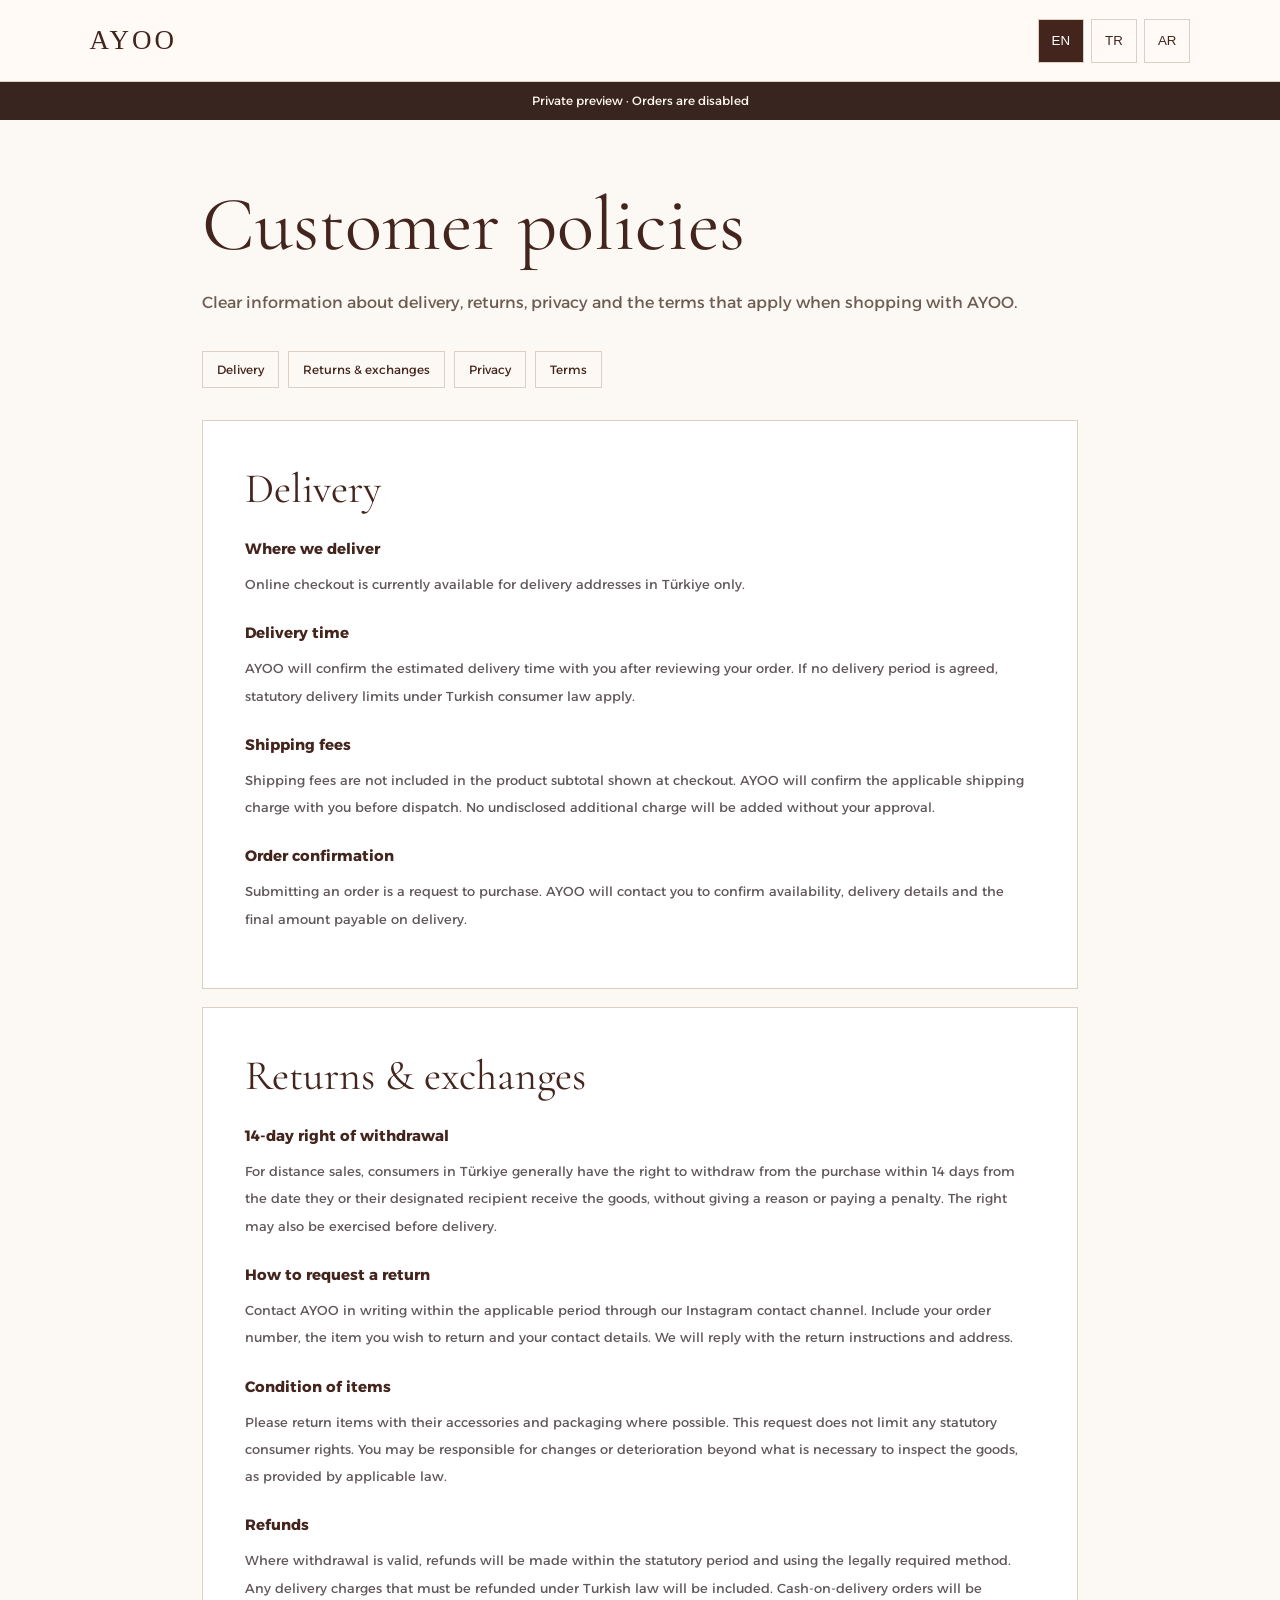
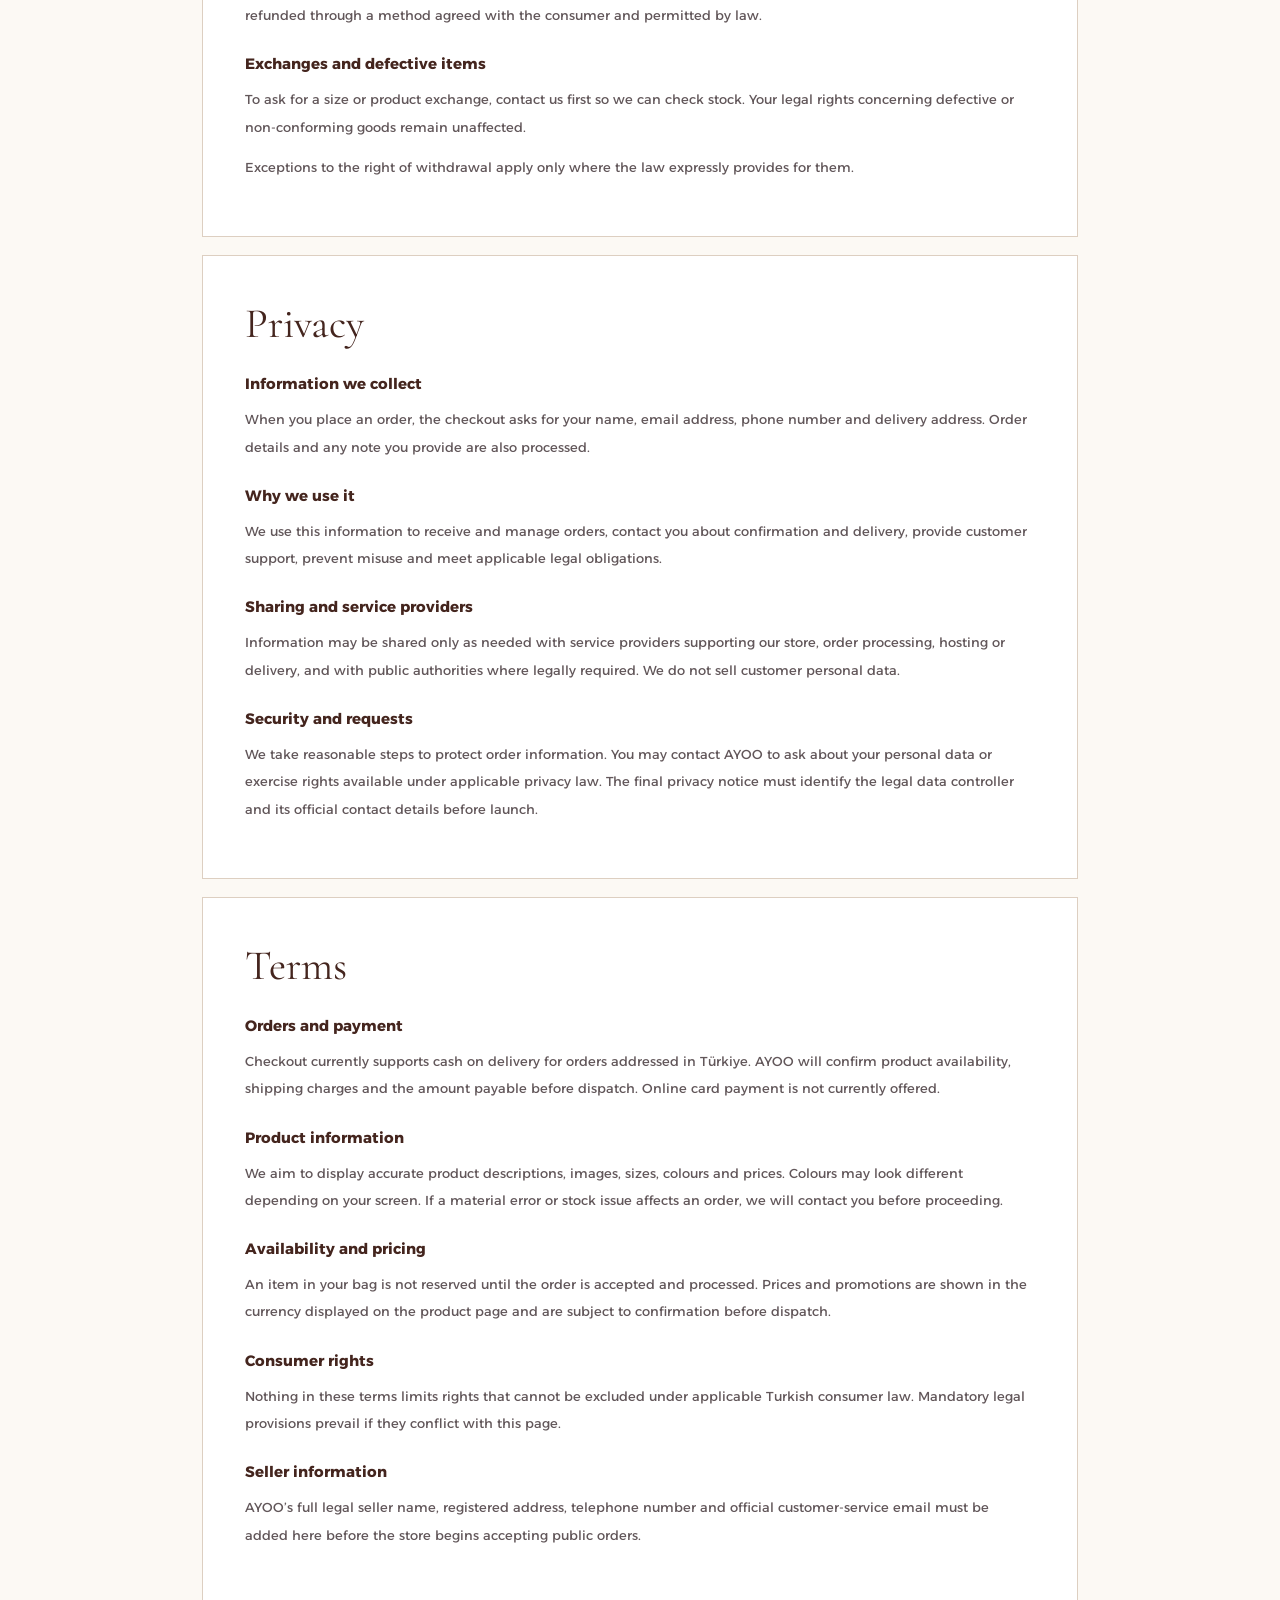
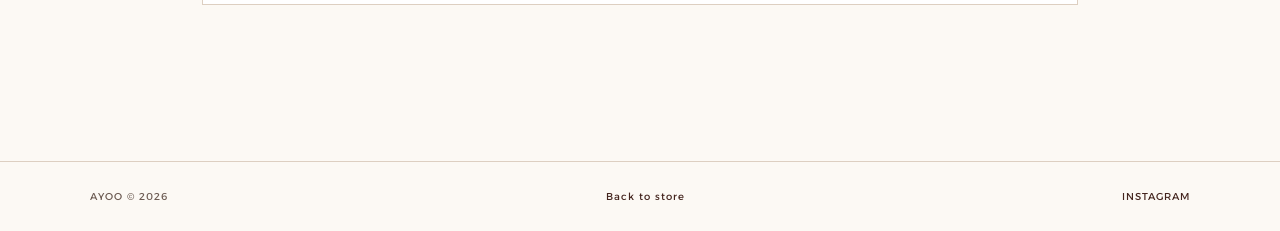
<file: policies.html>
<!DOCTYPE html>
<html lang="en" dir="ltr">
<head>
<meta charset="UTF-8"><meta name="viewport" content="width=device-width,initial-scale=1"><meta name="theme-color" content="#f7f1ea">
<meta name="description" content="Read AYOO delivery, returns and exchanges, privacy and shopping terms.">
<meta name="robots" content="noindex,nofollow,noarchive">
<meta name="referrer" content="strict-origin-when-cross-origin">
<meta property="og:type" content="website">
<meta property="og:site_name" content="AYOO">
<meta property="og:title" content="AYOO — Customer Policies">
<meta property="og:description" content="Delivery, returns, privacy and shopping terms for AYOO customers.">
<meta name="twitter:card" content="summary">
<title>AYOO — Customer Policies</title>
<link rel="preconnect" href="https://fonts.googleapis.com"><link rel="preconnect" href="https://fonts.gstatic.com" crossorigin>
<link href="https://fonts.googleapis.com/css2?family=Alexandria:wght@300;400;500;600;700&family=Noto+Naskh+Arabic:wght@400;500;600;700&display=swap" rel="stylesheet">
<link rel="stylesheet" href="https://fonts.googleapis.com/css2?family=Cormorant+Garamond:wght@400;500;600&display=swap">
<style>
:root{--wine:#44251e;--gold:#895e43;--paper:#fcf9f4;--ink:#241a17;--muted:#6d5c53;--line:#ddcfc1}
*{box-sizing:border-box}body{margin:0;background:var(--paper);color:var(--ink);font-family:Alexandria,sans-serif}header{height:82px;padding:0 7%;display:flex;align-items:center;justify-content:space-between;border-bottom:1px solid var(--line);background:#fffaf5}a{color:var(--wine);text-decoration:none}.brand{font:500 27px Georgia,serif;letter-spacing:3px;color:var(--wine)}.lang{display:flex;gap:7px}.lang button{border:1px solid var(--line);background:transparent;padding:9px 13px;color:var(--wine);cursor:pointer}.lang button.active{background:var(--wine);color:white}.wrap{max-width:920px;margin:58px auto;padding:0 22px 80px}.eyebrow{font-size:10px;letter-spacing:3px;color:var(--gold);font-weight:600}.hero h1{font:400 clamp(40px,6vw,80px) "Cormorant Garamond",Georgia,serif;color:var(--wine);margin:13px 0}.intro{color:var(--muted);line-height:2}.nav{display:flex;flex-wrap:wrap;gap:9px;margin:32px 0}.nav a{border:1px solid var(--line);padding:10px 14px;font-size:12px}.policy{background:white;border:1px solid var(--line);padding:clamp(22px,5vw,42px);margin:18px 0}.policy h2{font:400 42px "Cormorant Garamond",Georgia,serif;color:var(--wine);margin:0 0 20px}.policy h3{font-size:15px;color:var(--wine);margin:25px 0 8px}.policy p,.policy li{font-size:13px;line-height:2.1;color:#62575a}.policy ul{padding-inline-start:22px}.note{background:#f4ece5;padding:15px 18px;font-size:12px;line-height:2;color:#65585a;margin-top:20px}.contact{display:flex;gap:10px;flex-wrap:wrap}.contact a{border-bottom:1px solid var(--gold);padding-bottom:3px;font-size:13px}footer{border-top:1px solid var(--line);padding:28px 7%;display:flex;justify-content:space-between;gap:12px;flex-wrap:wrap;color:var(--muted);font-size:10px;letter-spacing:1px}
html[dir=rtl] body{font-family:'Noto Naskh Arabic',Alexandria,serif}html[dir=rtl] .policy p,html[dir=rtl] .policy li,html[dir=rtl] .intro{font-size:16px;line-height:2.2}html[dir=rtl] .policy h2,html[dir=rtl] .hero h1{font-family:'Noto Naskh Arabic',serif;font-weight:600}
@media(max-width:600px){header{padding:0 5%;height:72px}.wrap{margin:38px auto}.brand{font-size:23px}.nav a{font-size:11px}}
a:focus-visible,button:focus-visible{outline:2px solid #94603f;outline-offset:3px}
.preview-banner{margin:0;padding:10px 5%;background:#39251f;color:#fff8ed;text-align:center;font-size:12px;line-height:1.5}
.policy:target{border-color:var(--gold)}
.policy{scroll-margin-top:20px}
.lang button{min-height:44px}
</style>
</head>
<body>
<header><a class="brand" href="./">AYOO</a><div class="lang" aria-label="Language"><button data-lang="en">EN</button><button data-lang="tr">TR</button><button data-lang="ar">AR</button></div></header>
<p class="preview-banner" id="previewBanner">Private preview · Orders are disabled</p>
<main class="wrap"><div class="hero"><h1 id="pageTitle"></h1><p class="intro" id="intro"></p></div><nav class="nav" id="policyNav" aria-labelledby="pageTitle"></nav><div id="policyContent"></div></main>
<footer><span>AYOO © 2026</span><a href="./" id="backToStore">Back to store</a><a href="https://www.instagram.com/ayoo_.fashion/" target="_blank" rel="noopener noreferrer">INSTAGRAM</a></footer>
<script>
const content={
en:{title:"Customer policies",intro:"Clear information about delivery, returns, privacy and the terms that apply when shopping with AYOO.",nav:["Delivery","Returns & exchanges","Privacy","Terms"],sections:[
["Delivery","<h3>Where we deliver</h3><p>Online checkout is currently available for delivery addresses in Türkiye only.</p><h3>Delivery time</h3><p>AYOO will confirm the estimated delivery time with you after reviewing your order. If no delivery period is agreed, statutory delivery limits under Turkish consumer law apply.</p><h3>Shipping fees</h3><p>Shipping fees are not included in the product subtotal shown at checkout. AYOO will confirm the applicable shipping charge with you before dispatch. No undisclosed additional charge will be added without your approval.</p><h3>Order confirmation</h3><p>Submitting an order is a request to purchase. AYOO will contact you to confirm availability, delivery details and the final amount payable on delivery.</p>"],
["Returns & exchanges","<h3>14-day right of withdrawal</h3><p>For distance sales, consumers in Türkiye generally have the right to withdraw from the purchase within 14 days from the date they or their designated recipient receive the goods, without giving a reason or paying a penalty. The right may also be exercised before delivery.</p><h3>How to request a return</h3><p>Contact AYOO in writing within the applicable period through our Instagram contact channel. Include your order number, the item you wish to return and your contact details. We will reply with the return instructions and address.</p><h3>Condition of items</h3><p>Please return items with their accessories and packaging where possible. This request does not limit any statutory consumer rights. You may be responsible for changes or deterioration beyond what is necessary to inspect the goods, as provided by applicable law.</p><h3>Refunds</h3><p>Where withdrawal is valid, refunds will be made within the statutory period and using the legally required method. Any delivery charges that must be refunded under Turkish law will be included. Cash-on-delivery orders will be refunded through a method agreed with the consumer and permitted by law.</p><h3>Exchanges and defective items</h3><p>To ask for a size or product exchange, contact us first so we can check stock. Your legal rights concerning defective or non-conforming goods remain unaffected.</p><p>Exceptions to the right of withdrawal apply only where the law expressly provides for them.</p>"],
["Privacy","<h3>Information we collect</h3><p>When you place an order, the checkout asks for your name, email address, phone number and delivery address. Order details and any note you provide are also processed.</p><h3>Why we use it</h3><p>We use this information to receive and manage orders, contact you about confirmation and delivery, provide customer support, prevent misuse and meet applicable legal obligations.</p><h3>Sharing and service providers</h3><p>Information may be shared only as needed with service providers supporting our store, order processing, hosting or delivery, and with public authorities where legally required. We do not sell customer personal data.</p><h3>Security and requests</h3><p>We take reasonable steps to protect order information. You may contact AYOO to ask about your personal data or exercise rights available under applicable privacy law. The final privacy notice must identify the legal data controller and its official contact details before launch.</p>"],
["Terms","<h3>Orders and payment</h3><p>Checkout currently supports cash on delivery for orders addressed in Türkiye. AYOO will confirm product availability, shipping charges and the amount payable before dispatch. Online card payment is not currently offered.</p><h3>Product information</h3><p>We aim to display accurate product descriptions, images, sizes, colours and prices. Colours may look different depending on your screen. If a material error or stock issue affects an order, we will contact you before proceeding.</p><h3>Availability and pricing</h3><p>An item in your bag is not reserved until the order is accepted and processed. Prices and promotions are shown in the currency displayed on the product page and are subject to confirmation before dispatch.</p><h3>Consumer rights</h3><p>Nothing in these terms limits rights that cannot be excluded under applicable Turkish consumer law. Mandatory legal provisions prevail if they conflict with this page.</p><h3>Seller information</h3><p>AYOO’s full legal seller name, registered address, telephone number and official customer-service email must be added here before the store begins accepting public orders.</p>"]
]},
tr:{title:"Müşteri politikaları",intro:"AYOO’dan alışveriş yaparken teslimat, iade, gizlilik ve satış koşulları hakkında açık bilgiler.",nav:["Teslimat","İade ve değişim","Gizlilik","Koşullar"],sections:[
["Teslimat","<h3>Teslimat bölgesi</h3><p>Çevrimiçi sipariş şu anda yalnızca Türkiye’deki teslimat adresleri için sunulmaktadır.</p><h3>Teslimat süresi</h3><p>Tahmini teslimat süresi siparişiniz incelendikten sonra AYOO tarafından teyit edilir. Aksi kararlaştırılmadıkça Türk tüketici mevzuatındaki yasal süreler geçerlidir.</p><h3>Kargo ücreti</h3><p>Gösterilen ürün ara toplamına kargo ücreti dahil değildir. Kargo bedeli gönderimden önce tarafınıza bildirilir. Onayınız olmadan açıklanmamış ek ücret alınmaz.</p><h3>Sipariş teyidi</h3><p>Sipariş gönderimi satın alma talebidir. AYOO; stok, teslimat bilgileri ve kapıda ödenecek toplam tutarı teyit etmek için sizinle iletişime geçer.</p>"],
["İade ve değişim","<h3>14 günlük cayma hakkı</h3><p>Türkiye’de mesafeli satışlarda tüketici, genel olarak ürünü kendisinin veya belirlediği kişinin teslim aldığı tarihten itibaren 14 gün içinde gerekçe göstermeden ve cezai şart ödemeden cayma hakkına sahiptir. Bu hak teslimattan önce de kullanılabilir.</p><h3>İade talebi</h3><p>Yasal süre içinde Instagram iletişim kanalımız üzerinden yazılı olarak bize ulaşın. Sipariş numaranızı, iade etmek istediğiniz ürünü ve iletişim bilgilerinizi paylaşın. İade talimatlarını ve adresini size ileteceğiz.</p><h3>Ürün durumu</h3><p>Mümkünse ürünleri aksesuarları ve ambalajıyla gönderin. Bu talep yasal tüketici haklarını sınırlamaz. Ürünü incelemek için gerekli olanın ötesindeki değişiklik veya değer kaybına ilişkin sorumluluk, mevzuat hükümlerine tabidir.</p><h3>Geri ödeme</h3><p>Geçerli cayma halinde geri ödemeler yasal süre ve yöntemlere uygun yapılır. Türk hukukuna göre iade edilmesi gereken teslimat ücretleri de geri ödemeye dahildir. Kapıda ödeme siparişlerinin iadesi, tüketiciyle kararlaştırılan ve hukuka uygun bir yöntemle yapılır.</p><h3>Değişim ve ayıplı ürün</h3><p>Beden veya ürün değişimi için önce stok durumunu kontrol edebilmemiz adına bizimle iletişime geçin. Ayıplı veya sözleşmeye aykırı ürünlere ilişkin yasal haklarınız saklıdır.</p><p>Cayma hakkının istisnaları yalnızca mevzuatta açıkça belirtilen durumlarda uygulanır.</p>"],
["Gizlilik","<h3>Toplanan bilgiler</h3><p>Sipariş sırasında adınız, e-posta adresiniz, telefon numaranız ve teslimat adresiniz istenir. Sipariş ayrıntıları ve ilettiğiniz notlar da işlenir.</p><h3>Kullanım amaçları</h3><p>Bu bilgiler siparişleri almak ve yönetmek, teyit ve teslimat hakkında sizinle iletişim kurmak, destek sağlamak, kötüye kullanımı önlemek ve yasal yükümlülükleri yerine getirmek için kullanılır.</p><h3>Paylaşım ve hizmet sağlayıcılar</h3><p>Bilgiler yalnızca mağaza, sipariş işleme, barındırma veya teslimatı destekleyen hizmet sağlayıcılarla ve yasal zorunluluk halinde yetkili makamlarla gerekli olduğu ölçüde paylaşılır. Kişisel veriler satılmaz.</p><h3>Güvenlik ve başvurular</h3><p>Sipariş bilgilerini korumak için makul önlemler alırız. Kişisel verilerinizle ilgili talepleriniz için AYOO’ya ulaşabilirsiniz. Mağaza açılmadan önce nihai aydınlatma metninde veri sorumlusunun yasal unvanı ve resmi iletişim bilgileri belirtilmelidir.</p>"],
["Koşullar","<h3>Sipariş ve ödeme</h3><p>Ödeme yöntemi şu anda Türkiye adresli siparişler için kapıda ödemedir. AYOO, gönderimden önce ürün stok durumunu, kargo ücretini ve ödenecek toplam tutarı teyit eder. Çevrimiçi kart ödemesi şu anda sunulmamaktadır.</p><h3>Ürün bilgileri</h3><p>Ürün açıklamalarını, görsellerini, beden, renk ve fiyat bilgilerini doğru sunmaya çalışırız. Renkler ekranınıza göre farklı görünebilir. Siparişi etkileyen önemli bir hata veya stok sorunu varsa işlemden önce sizinle iletişime geçeriz.</p><h3>Stok ve fiyat</h3><p>Sepete eklenen ürün, sipariş kabul edilip işleme alınana kadar rezerve edilmez. Fiyat ve kampanyalar ürün sayfasında belirtilen para birimiyle gösterilir ve gönderimden önce teyit edilir.</p><h3>Tüketici hakları</h3><p>Bu koşullardaki hiçbir hüküm Türk tüketici mevzuatı uyarınca kaldırılamayan hakları sınırlandırmaz. Çelişki halinde emredici hukuk hükümleri uygulanır.</p><h3>Satıcı bilgileri</h3><p>Mağaza herkese açık sipariş kabul etmeden önce AYOO’nun tam yasal satıcı unvanı, kayıtlı adresi, telefon numarası ve resmi müşteri hizmetleri e-posta adresi buraya eklenmelidir.</p>"]
]},
ar:{title:"سياسات العملاء",intro:"معلومات واضحة حول التوصيل والإرجاع والخصوصية وشروط التسوق من AYOO.",nav:["التوصيل","الإرجاع والاستبدال","الخصوصية","الشروط"],sections:[
["التوصيل","<h3>نطاق التوصيل</h3><p>إتمام الطلب عبر الموقع متاح حاليًا لعناوين التوصيل داخل تركيا فقط.</p><h3>مدة التوصيل</h3><p>تؤكد AYOO المدة التقديرية بعد مراجعة الطلب. وإذا لم يتم الاتفاق على مدة محددة، فتُطبق المدد القانونية المنصوص عليها في قوانين حماية المستهلك التركية.</p><h3>رسوم الشحن</h3><p>رسوم الشحن غير مشمولة في المجموع الظاهر للمنتجات عند إتمام الطلب. سنبلغك برسوم الشحن قبل الإرسال، ولن نضيف رسومًا غير معلنة دون موافقتك.</p><h3>تأكيد الطلب</h3><p>إرسال الطلب هو طلب شراء. ستتواصل AYOO معك لتأكيد توفر المنتج وتفاصيل التوصيل والمبلغ النهائي المستحق عند الاستلام.</p>"],
["الإرجاع والاستبدال","<h3>حق العدول خلال 14 يومًا</h3><p>في عقود البيع عن بُعد داخل تركيا، يحق للمستهلك عمومًا العدول عن الشراء خلال 14 يومًا من تاريخ استلامه أو استلام الشخص الذي حدده للمنتج، دون إبداء سبب أو دفع غرامة. ويمكن ممارسة هذا الحق قبل التسليم أيضًا.</p><h3>كيفية طلب الإرجاع</h3><p>تواصل معنا كتابيًا خلال المدة القانونية عبر قناة التواصل على إنستغرام، مع ذكر رقم الطلب والمنتج المراد إرجاعه وبيانات التواصل. سنرسل لك تعليمات الإرجاع والعنوان.</p><h3>حالة المنتج</h3><p>يرجى إعادة المنتج مع ملحقاته وتغليفه قدر الإمكان. لا يحد هذا الطلب من أي حقوق قانونية للمستهلك. وتخضع مسؤولية أي تغيير أو نقص في القيمة يتجاوز ما يلزم لفحص المنتج لأحكام القانون المعمول به.</p><h3>استرداد المبالغ</h3><p>عند قبول العدول قانونًا، تتم إعادة المبالغ خلال المدة وبالطريقة اللتين يحددهما القانون. وتشمل الإعادة رسوم التوصيل التي يوجب القانون ردها. وبالنسبة لطلبات الدفع عند الاستلام، يتم الاتفاق مع المستهلك على وسيلة رد متوافقة مع القانون.</p><h3>الاستبدال والمنتجات المعيبة</h3><p>لطلب استبدال المقاس أو المنتج، تواصل معنا أولًا للتحقق من توفر المخزون. وتبقى حقوقك القانونية المتعلقة بالمنتجات المعيبة أو غير المطابقة محفوظة.</p><p>لا تطبق استثناءات حق العدول إلا في الحالات التي ينص عليها القانون صراحةً.</p>"],
["الخصوصية","<h3>المعلومات التي نجمعها</h3><p>عند تقديم الطلب، يطلب الموقع الاسم والبريد الإلكتروني ورقم الهاتف وعنوان التوصيل. كما تتم معالجة تفاصيل الطلب وأي ملاحظة ترسلها.</p><h3>أسباب الاستخدام</h3><p>نستخدم هذه المعلومات لاستلام الطلبات وإدارتها والتواصل بشأن التأكيد والتوصيل وتقديم الدعم ومنع إساءة الاستخدام والوفاء بالالتزامات القانونية.</p><h3>المشاركة ومقدمو الخدمات</h3><p>قد تتم مشاركة المعلومات بالقدر الضروري مع مقدمي الخدمات الذين يدعمون المتجر أو معالجة الطلبات أو الاستضافة أو التوصيل، ومع الجهات الرسمية عند وجود التزام قانوني. لا نبيع البيانات الشخصية للعملاء.</p><h3>الأمان والطلبات</h3><p>نتخذ تدابير معقولة لحماية معلومات الطلبات. يمكنك التواصل مع AYOO للاستفسار عن بياناتك أو ممارسة الحقوق المقررة في قوانين الخصوصية. يجب استكمال اسم المتحكم القانوني بالبيانات ووسائل الاتصال الرسمية في إشعار الخصوصية النهائي قبل الإطلاق.</p>"],
["الشروط","<h3>الطلبات والدفع</h3><p>طريقة الدفع المتاحة حاليًا هي الدفع عند الاستلام للطلبات داخل تركيا. تؤكد AYOO توفر المنتج ورسوم الشحن والمبلغ النهائي قبل الإرسال. الدفع الإلكتروني بالبطاقات غير متاح حاليًا.</p><h3>معلومات المنتجات</h3><p>نسعى لعرض أوصاف وصور ومقاسات وألوان وأسعار دقيقة. قد تختلف الألوان بحسب الشاشة. إذا ظهر خطأ جوهري أو مشكلة في المخزون تؤثر على الطلب، سنتواصل معك قبل المتابعة.</p><h3>التوفر والأسعار</h3><p>إضافة المنتج إلى السلة لا تعني حجزه حتى قبول الطلب ومعالجته. تعرض الأسعار والعروض بالعملة الموضحة في صفحة المنتج وتُؤكد قبل الإرسال.</p><h3>حقوق المستهلك</h3><p>لا ينتقص أي بند هنا من الحقوق التي لا يجوز استبعادها بموجب قوانين حماية المستهلك التركية. وتكون الأولوية للأحكام القانونية الإلزامية عند التعارض.</p><h3>بيانات البائع</h3><p>يجب إضافة الاسم القانوني الكامل للبائع والعنوان المسجل ورقم الهاتف والبريد الإلكتروني الرسمي لخدمة العملاء هنا قبل بدء استقبال الطلبات العامة.</p>"]
]}
};
let lang=localStorage.getItem('ayoo-language')||'en';if(!Object.hasOwn(content,lang))lang='en';
const navigation={en:['Private preview · Orders are disabled','Back to store'],tr:['Özel ön izleme · Siparişler kapalı','Mağazaya dön'],ar:['معاينة خاصة · الطلبات غير متاحة','العودة إلى المتجر']};
function render() {
  const data = content[lang];
  document.documentElement.lang = lang;
  document.documentElement.dir = lang === 'ar' ? 'rtl' : 'ltr';
  document.getElementById('pageTitle').textContent = data.title;
  document.getElementById('intro').textContent = data.intro;
  document.getElementById('previewBanner').textContent = navigation[lang][0];
  document.getElementById('backToStore').textContent = navigation[lang][1];
  for (const button of document.querySelectorAll('[data-lang]')) {
    const selected = button.dataset.lang === lang;
    button.classList.toggle('active', selected);
    button.setAttribute('aria-pressed', String(selected));
  }

  const nav = document.getElementById('policyNav');
  const root = document.getElementById('policyContent');
  nav.replaceChildren();
  root.replaceChildren();
  for (const [index, [title, body]] of data.sections.entries()) {
    const id = 'policy-' + index;
    const link = document.createElement('a');
    link.href = '#' + id;
    link.textContent = data.nav[index];
    nav.append(link);

    const section = document.createElement('section');
    section.className = 'policy';
    section.id = id;
    const heading = document.createElement('h2');
    heading.textContent = title;
    section.append(heading);
    section.insertAdjacentHTML('beforeend', body);
    root.append(section);
  }
}
for (const button of document.querySelectorAll('[data-lang]')) {
  button.addEventListener('click', () => {
    lang = button.dataset.lang;
    localStorage.setItem('ayoo-language', lang);
    render();
  });
}
render();
const target = /^#policy-[0-3]$/.test(location.hash) && document.getElementById(location.hash.slice(1));
if (target) requestAnimationFrame(() => target.scrollIntoView());
</script>
</body></html>
</file>
<file: storefront.css>
:root {
  --cream: #f4efe7;
  --paper: #fcf9f4;
  --ink: #241a17;
  --wine: #44251e;
  --muted: #6d5c53;
  --line: #ddcfc1;
  --serif: "Cormorant Garamond", Georgia, serif;
}
html { scroll-padding-top: 110px; }
body { background: var(--paper); }
.site-header { height: 78px; padding-inline: 5%; background: var(--paper); }
.site-header nav { text-transform: none; font-size: 12px; letter-spacing: .03em; }
.site-header .icon-btn { display: grid; place-items: center; }
.site-header .icon-btn svg { width: 19px; height: 19px; }
.skip-link { position: fixed; z-index: 101; inset-block-start: .5rem; inset-inline-start: .5rem; padding: .7rem 1rem; background: var(--paper); transform: translateY(-150%); }
.skip-link:focus { transform: none; }
:focus-visible { outline: 2px solid #94603f; outline-offset: 4px; }
.editorial-hero {
  display: grid;
  grid-template-columns: .9fr 1.1fr;
  padding: 0;
  min-height: 0;
  background: #eee4d7;
}
.editorial-hero::before, .editorial-hero::after, .story::before, .story::after { display: none; }
.editorial-hero .hero-copy {
  padding: clamp(40px, 7vw, 120px) clamp(26px, 6vw, 115px);
  align-self: center;
  max-width: none;
}
.editorial-hero h1 {
  color: var(--ink);
  font-size: clamp(65px, 8.9vw, 154px);
  line-height: .79;
  letter-spacing: -.065em;
  margin: 24px 0;
  font-weight: 500;
}
.editorial-hero p { color: var(--muted); max-width: 32ch; margin-bottom: 28px; }
.editorial-hero .cta { border-radius: 0; background: var(--wine); color: #fffaf3; padding: 14px 18px; letter-spacing: .015em; text-transform: none; font-size: 12px; }
.editorial-hero .cta:hover { background: #624135; }
.hero-visual { min-width: 0; display: grid; margin: 0; background: #bd9b79; min-height: clamp(430px, 63vw, 820px); position: relative; overflow: hidden; }
.hero-visual img { width: 100%; height: 100%; position: absolute; inset: 0; object-fit: cover; object-position: center 44%; }
.preview-notice { margin: 0; padding: 10px 5%; text-align: center; background: #39251f; color: #fff8ed; font-size: 11px; line-height: 1.45; }
.collection { width: min(100%, 1600px); margin-inline: auto; padding: 65px 5% 84px; }
.section-top h2 { font-size: clamp(48px, 6vw, 85px); margin: 0; line-height: .96; }
.section-top { align-items: end; margin-bottom: 26px; }
.tools { gap: 9px; }
.tools input, .tools select { font-size: 12px; min-height: 42px; border-radius: 0; background: transparent; }
.catalog-bar { display: flex; align-items: center; justify-content: space-between; gap: 12px; border-block: 1px solid var(--line); min-height: 54px; margin-bottom: 24px; }
.catalog-bar .small { letter-spacing: .05em; font-size: 11px; }
.collection-links { display: flex; flex-wrap: wrap; gap: 6px; }
.collection-links a { padding: 8px 10px; color: var(--muted); font-size: 12px; }
.collection-links a[aria-current="true"] { color: var(--ink); box-shadow: inset 0 -2px var(--wine); }
.grid { grid-template-columns: repeat(3, minmax(0, 1fr)); gap: 32px 18px; }
.card { cursor: default; position: relative; }
.card h3 { font-size: clamp(22px, 2.9vw, 36px); line-height: 1.05; }
.card h3 a::after { content: ""; position: absolute; inset: 0; z-index: 1; }
.card .favorite { z-index: 2; min-width: 44px; min-height: 44px; }
.card-media { background: #eee4d7; }
.card-meta { color: var(--muted); }
.card-meta .price { white-space: normal; }
.empty { grid-column: 1 / -1; padding: 34px 14px; color: var(--muted); }
.story { text-align: start; background: #3b2923; padding: 75px 8%; }
.story h2 { font-size: clamp(52px, 7vw, 98px); margin: 0 0 16px; }
.story p { margin: 0; max-width: 58ch; }
footer { color: var(--muted); font-size: 11px; padding-inline: 5%; }
footer .footer-policies a { font-size: 11px; letter-spacing: 0; }
.gallery-main { object-position: center; }
.detail-info { position: sticky; top: 106px; }
.bag-panel { overscroll-behavior: contain; }
body.bag-open { overflow: hidden; }
@media (max-width: 780px) {
  .site-header { height: auto; min-height: 64px; flex-wrap: wrap; padding: 3px 4%; }
  .site-header nav { order: 3; width: 100%; justify-content: center; border-top: 1px solid var(--line); gap: 24px; }
  .site-header nav a { padding-block: 9px; }
  .site-header .icon-btn { width: 44px; height: 44px; }
  .site-header .instagram-link { display: none; }
  .editorial-hero { grid-template-columns: 1fr; }
  .editorial-hero .hero-copy { padding: 38px 6% 40px; }
  .editorial-hero h1 { font-size: clamp(61px, 15vw, 104px); margin: 18px 0; }
  .hero-visual { min-height: min(110vw, 640px); }
  .section-top { flex-direction: column; align-items: stretch; }
  .tools { display: grid; grid-template-columns: 1fr 1fr; }
  .tools input { grid-column: 1 / -1; width: 100%; }
  .tools select { min-width: 0; width: 100%; }
  .grid { grid-template-columns: repeat(2, minmax(0, 1fr)); gap: 24px 12px; }
  .collection { padding-block: 45px 62px; }
  .detail-info { position: static; }
}
@media (prefers-reduced-motion: reduce) {
  *, *::before, *::after { scroll-behavior: auto !important; animation-duration: .01ms !important; transition-duration: .01ms !important; }
}

/* Product photography remains the focus on small screens and in the viewer. */
.product-gallery { min-width: 0; }
.gallery-zoom { display: block; position: relative; width: 100%; border: 0; padding: 0; background: #eee4d7; cursor: zoom-in; }
.gallery-zoom:disabled { cursor: default; }
.gallery-zoom:disabled span { display: none; }
.gallery-zoom span {
  position: absolute;
  inset-block-end: 14px;
  inset-inline-end: 14px;
  display: grid;
  place-items: center;
  width: 44px;
  height: 44px;
  font-size: 26px;
  color: var(--ink);
  background: var(--paper);
}
.thumbs { padding-block: 4px; overflow-x: auto; }
.thumbs button { padding: 0; border: 2px solid transparent; flex: none; background: none; }
.thumbs button[aria-pressed="true"] { border-color: var(--wine); }
.thumbs button img { opacity: 1; }
.image-dialog {
  width: min(100%, 1120px);
  max-width: 100%;
  max-height: 100dvh;
  padding: 0;
  border: 0;
  color: var(--ink);
  background: var(--paper);
}
.image-dialog::backdrop { background: #211610ca; }
.image-dialog img { width: 100%; height: calc(100dvh - 62px); object-fit: contain; background: #e4d8cb; }
.image-toolbar { display: flex; align-items: center; justify-content: center; gap: 12px; min-height: 62px; }
.image-toolbar button { min-width: 44px; min-height: 44px; font-size: 25px; background: transparent; border: 1px solid var(--line); color: var(--wine); }
.image-toolbar button:disabled { opacity: .4; }
.image-toolbar span { min-width: 54px; text-align: center; }
body.image-open { overflow: hidden; }
@media (max-width: 780px) {
  .detail-layout { gap: 25px; }
  .detail-info .buy-row {
    position: sticky;
    bottom: env(safe-area-inset-bottom, 0px);
    z-index: 3;
    padding-block: 10px;
    background: var(--paper);
  }
}
.clear-filters { border: 0; background: none; color: var(--wine); text-decoration: underline; padding: 12px 6px; }
</file>
